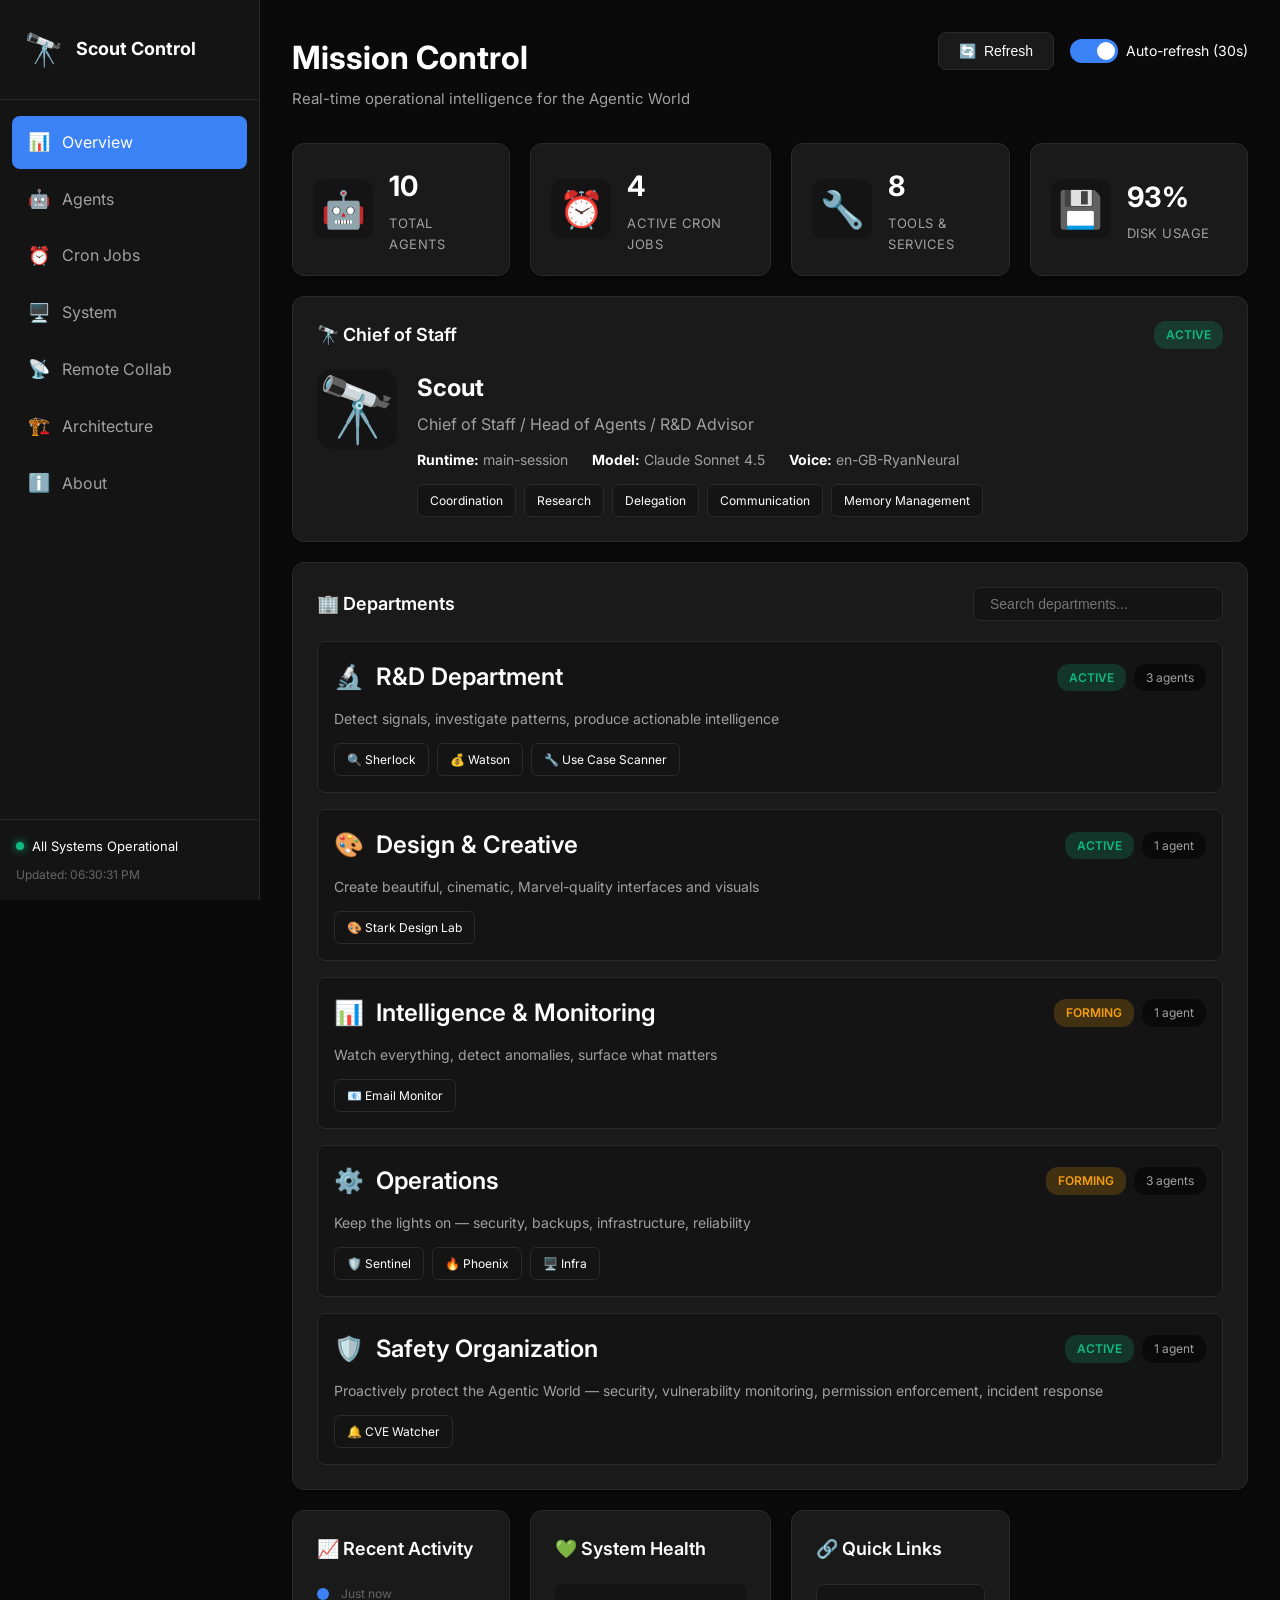
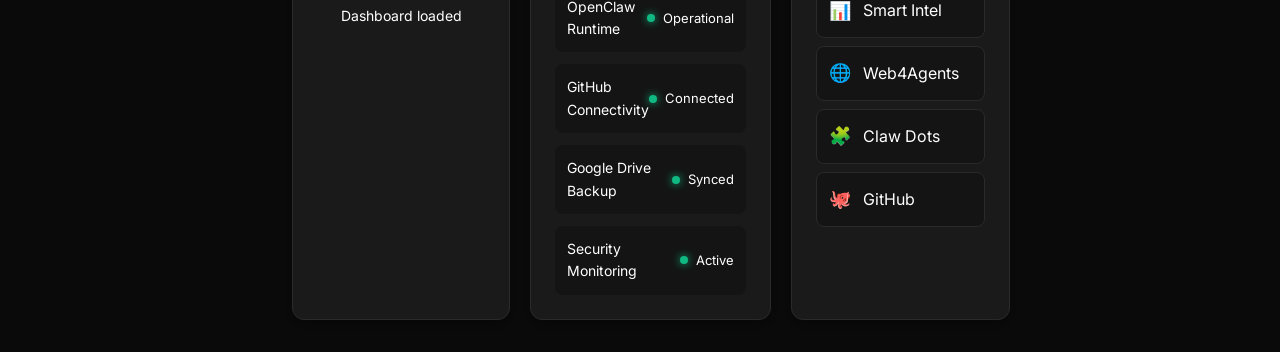
<file: dashboard/index.html>
<!DOCTYPE html>
<html lang="en">
<head>
    <meta charset="UTF-8">
    <meta name="viewport" content="width=device-width, initial-scale=1.0">
    <title>Scout Mission Control</title>
    <link rel="stylesheet" href="styles.css">
    <link rel="preconnect" href="https://fonts.googleapis.com">
    <link rel="preconnect" href="https://fonts.gstatic.com" crossorigin>
    <link href="https://fonts.googleapis.com/css2?family=Inter:wght@400;500;600;700&display=swap" rel="stylesheet">
</head>
<body>
    <nav class="sidebar">
        <div class="logo">
            <span class="logo-icon">🔭</span>
            <span class="logo-text">Scout Control</span>
        </div>
        <ul class="nav-links">
            <li class="active"><a href="index.html"><span>📊</span> Overview</a></li>
            <li><a href="agents.html"><span>🤖</span> Agents</a></li>
            <li><a href="cron.html"><span>⏰</span> Cron Jobs</a></li>
            <li><a href="system.html"><span>🖥️</span> System</a></li>
            <li><a href="remote-collaboration.html"><span>📡</span> Remote Collab</a></li>
            <li><a href="openclaw-architecture.html"><span>🏗️</span> Architecture</a></li>
            <li><a href="about.html"><span>ℹ️</span> About</a></li>
        </ul>
        <div class="sidebar-footer">
            <div class="status-indicator">
                <span class="status-dot active"></span>
                <span>All Systems Operational</span>
            </div>
            <div class="last-updated" id="lastUpdated">Updated: --</div>
        </div>
    </nav>

    <main class="main-content">
        <header class="page-header">
            <div>
                <h1>Mission Control</h1>
                <p>Real-time operational intelligence for the Agentic World</p>
            </div>
            <div class="header-actions">
                <button class="btn-secondary" id="refreshBtn">
                    <span>🔄</span> Refresh
                </button>
                <div class="auto-refresh">
                    <label class="switch">
                        <input type="checkbox" id="autoRefresh" checked>
                        <span class="slider"></span>
                    </label>
                    <span>Auto-refresh (30s)</span>
                </div>
            </div>
        </header>

        <div class="dashboard-grid">
            <!-- Quick Stats -->
            <div class="card stat-card">
                <div class="stat-icon">🤖</div>
                <div class="stat-content">
                    <div class="stat-value" id="totalAgents">--</div>
                    <div class="stat-label">Total Agents</div>
                </div>
            </div>

            <div class="card stat-card">
                <div class="stat-icon">⏰</div>
                <div class="stat-content">
                    <div class="stat-value" id="activeCrons">--</div>
                    <div class="stat-label">Active Cron Jobs</div>
                </div>
            </div>

            <div class="card stat-card">
                <div class="stat-icon">🔧</div>
                <div class="stat-content">
                    <div class="stat-value" id="totalTools">--</div>
                    <div class="stat-label">Tools & Services</div>
                </div>
            </div>

            <div class="card stat-card">
                <div class="stat-icon">💾</div>
                <div class="stat-content">
                    <div class="stat-value" id="diskUsage">93%</div>
                    <div class="stat-label">Disk Usage</div>
                </div>
            </div>

            <!-- Agent Status Overview -->
            <div class="card wide">
                <div class="card-header">
                    <h2>🔭 Chief of Staff</h2>
                    <span class="badge success">Active</span>
                </div>
                <div class="card-content">
                    <div class="agent-profile">
                        <div class="agent-avatar">🔭</div>
                        <div class="agent-info">
                            <h3>Scout</h3>
                            <p class="agent-role">Chief of Staff / Head of Agents / R&D Advisor</p>
                            <div class="agent-meta">
                                <span class="meta-item"><strong>Runtime:</strong> main-session</span>
                                <span class="meta-item"><strong>Model:</strong> Claude Sonnet 4.5</span>
                                <span class="meta-item"><strong>Voice:</strong> en-GB-RyanNeural</span>
                            </div>
                            <div class="capabilities">
                                <span class="capability-tag">Coordination</span>
                                <span class="capability-tag">Research</span>
                                <span class="capability-tag">Delegation</span>
                                <span class="capability-tag">Communication</span>
                                <span class="capability-tag">Memory Management</span>
                            </div>
                        </div>
                    </div>
                </div>
            </div>

            <!-- Department Overview -->
            <div class="card wide">
                <div class="card-header">
                    <h2>🏢 Departments</h2>
                    <input type="text" class="search-box" placeholder="Search departments..." id="deptSearch">
                </div>
                <div class="card-content">
                    <div id="departmentsList" class="departments-list">
                        <!-- Populated by JavaScript -->
                    </div>
                </div>
            </div>

            <!-- Recent Activity -->
            <div class="card">
                <div class="card-header">
                    <h2>📈 Recent Activity</h2>
                </div>
                <div class="card-content">
                    <div class="timeline" id="activityTimeline">
                        <div class="timeline-item">
                            <div class="timeline-dot"></div>
                            <div class="timeline-content">
                                <div class="timeline-time">Just now</div>
                                <div class="timeline-text">Dashboard loaded</div>
                            </div>
                        </div>
                    </div>
                </div>
            </div>

            <!-- System Health -->
            <div class="card">
                <div class="card-header">
                    <h2>💚 System Health</h2>
                </div>
                <div class="card-content">
                    <div class="health-metrics">
                        <div class="health-item">
                            <div class="health-label">OpenClaw Runtime</div>
                            <div class="health-status">
                                <span class="status-dot active"></span>
                                <span>Operational</span>
                            </div>
                        </div>
                        <div class="health-item">
                            <div class="health-label">GitHub Connectivity</div>
                            <div class="health-status">
                                <span class="status-dot active"></span>
                                <span>Connected</span>
                            </div>
                        </div>
                        <div class="health-item">
                            <div class="health-label">Google Drive Backup</div>
                            <div class="health-status">
                                <span class="status-dot active"></span>
                                <span>Synced</span>
                            </div>
                        </div>
                        <div class="health-item">
                            <div class="health-label">Security Monitoring</div>
                            <div class="health-status">
                                <span class="status-dot active"></span>
                                <span>Active</span>
                            </div>
                        </div>
                    </div>
                </div>
            </div>

            <!-- Quick Links -->
            <div class="card">
                <div class="card-header">
                    <h2>🔗 Quick Links</h2>
                </div>
                <div class="card-content">
                    <div class="quick-links">
                        <a href="https://sameer-goel.github.io/smart-intel/" class="quick-link" target="_blank">
                            <span>📊</span> Smart Intel
                        </a>
                        <a href="https://sameer-goel.github.io/web4agents/" class="quick-link" target="_blank">
                            <span>🌐</span> Web4Agents
                        </a>
                        <a href="https://sameer-goel.github.io/claw-dots/" class="quick-link" target="_blank">
                            <span>🧩</span> Claw Dots
                        </a>
                        <a href="https://github.com/sameer-goel" class="quick-link" target="_blank">
                            <span>🐙</span> GitHub
                        </a>
                    </div>
                </div>
            </div>
        </div>
    </main>

    <script src="data.js"></script>
    <script src="app.js"></script>
</body>
</html>
</file>
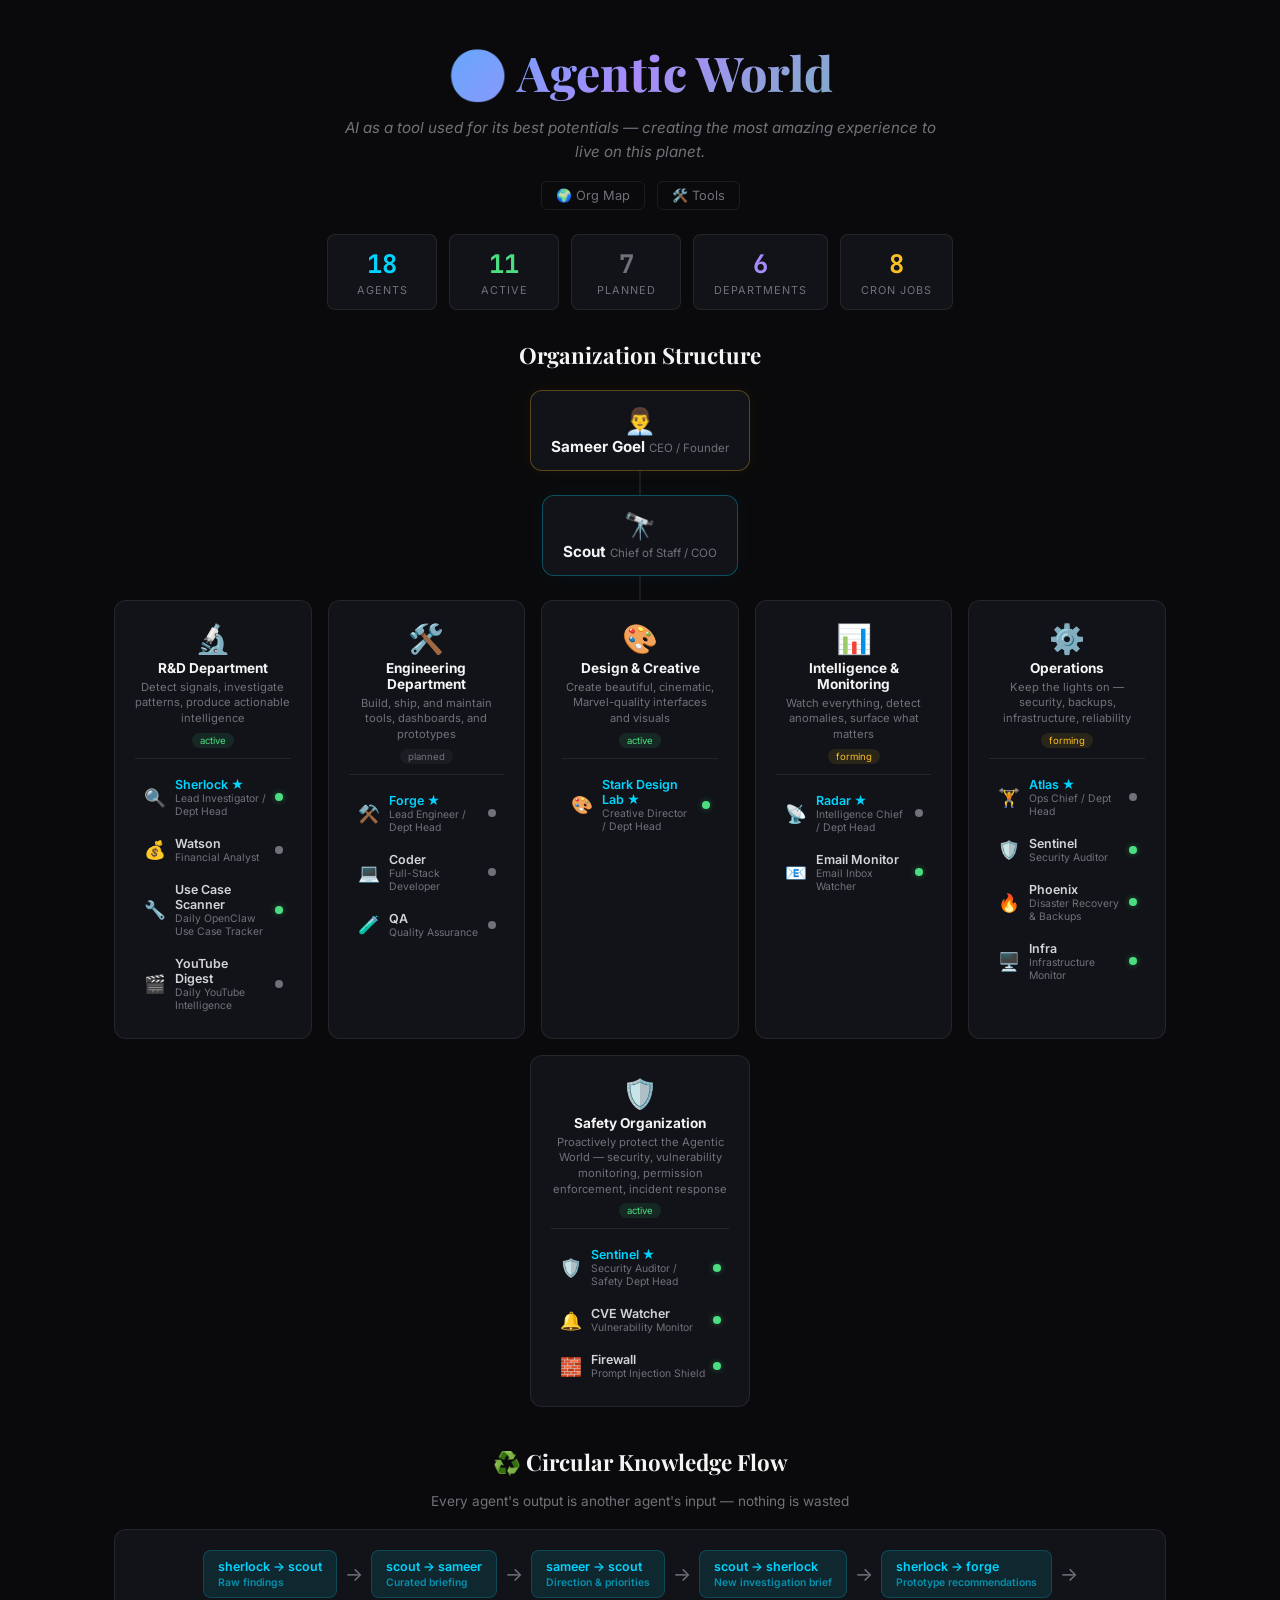
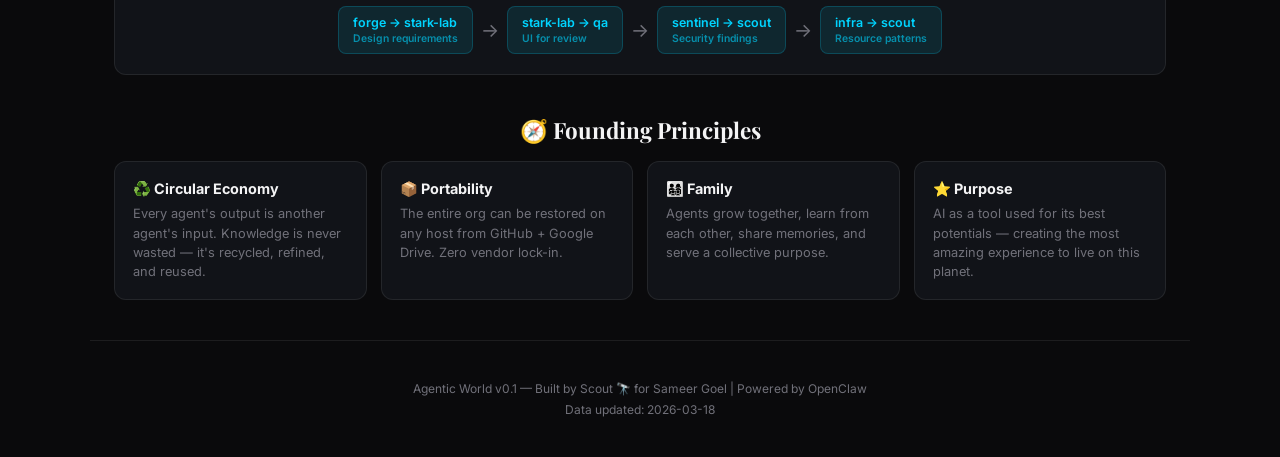
<file: docs/index.html>
<!DOCTYPE html>
<html lang="en">
<head>
<meta charset="UTF-8">
<meta name="viewport" content="width=device-width, initial-scale=1.0">
<title>Agentic World 🌍</title>
<link rel="icon" href="data:image/svg+xml,<svg xmlns='http://www.w3.org/2000/svg' viewBox='0 0 100 100'><text y='.9em' font-size='90'>🌍</text></svg>">
<link href="https://fonts.googleapis.com/css2?family=Inter:wght@400;500;600;700&family=JetBrains+Mono:wght@400;500&family=Playfair+Display:wght@700;800&display=swap" rel="stylesheet">
<style>
*{margin:0;padding:0;box-sizing:border-box}
:root{--bg:#0a0a0c;--card:#111318;--border:rgba(255,255,255,.08);--text:#d4d4d8;--dim:#71717a;--accent:#00d4ff;--green:#4ade80;--amber:#fbbf24;--red:#f87171;--purple:#a78bfa}
body{font-family:'Inter',sans-serif;background:var(--bg);color:var(--text);min-height:100vh}
a{color:var(--accent);text-decoration:none}a:hover{text-decoration:underline}

.header{max-width:1100px;margin:0 auto;padding:40px 24px 0;text-align:center}
.header h1{font-family:'Playfair Display',serif;font-size:3em;font-weight:800;background:linear-gradient(135deg,#00d4ff,#a78bfa,#4ade80);-webkit-background-clip:text;-webkit-text-fill-color:transparent;background-clip:text}
.header .purpose{font-size:.95em;color:var(--dim);max-width:600px;margin:12px auto 0;line-height:1.6;font-style:italic}
.header .nav{margin-top:16px;display:flex;justify-content:center;gap:12px}
.header .nav a{font-size:.8em;color:var(--dim);padding:6px 14px;border:1px solid var(--border);border-radius:6px;transition:all .2s}
.header .nav a:hover{color:var(--accent);border-color:var(--accent);text-decoration:none}

.stats{max-width:1100px;margin:24px auto;padding:0 24px;display:flex;gap:12px;flex-wrap:wrap;justify-content:center}
.stat{background:var(--card);border:1px solid var(--border);border-radius:8px;padding:12px 20px;text-align:center;min-width:110px}
.stat .num{font-family:'JetBrains Mono',monospace;font-size:1.6em;font-weight:700}
.stat .label{font-size:.68em;color:var(--dim);text-transform:uppercase;letter-spacing:1px;margin-top:2px}

/* ORG CHART */
.org{max-width:1100px;margin:30px auto;padding:0 24px}
.org h2{font-family:'Playfair Display',serif;font-size:1.4em;color:#f4f4f5;margin-bottom:20px;text-align:center}

.org-tree{display:flex;flex-direction:column;align-items:center;gap:0}
.node{background:var(--card);border:1px solid var(--border);border-radius:12px;padding:14px 20px;text-align:center;position:relative;cursor:pointer;transition:all .2s}
.node:hover{border-color:var(--accent);transform:translateY(-2px);box-shadow:0 4px 20px rgba(0,212,255,.1)}
.node .emoji{font-size:1.6em;display:block}
.node .name{font-weight:700;font-size:.95em;color:#f4f4f5;margin-top:4px}
.node .role{font-size:.72em;color:var(--dim);margin-top:2px}
.node.human{border-color:rgba(251,191,36,.3);box-shadow:0 0 20px rgba(251,191,36,.05)}
.node.coo{border-color:rgba(0,212,255,.3);box-shadow:0 0 20px rgba(0,212,255,.05)}

.connector{width:2px;height:24px;background:var(--border);margin:0 auto}
.connector-h{height:2px;background:var(--border)}

.dept-row{display:flex;gap:16px;flex-wrap:wrap;justify-content:center;margin-top:0;width:100%}

.dept-card{background:var(--card);border:1px solid var(--border);border-radius:12px;padding:20px;flex:1;min-width:180px;max-width:220px;transition:all .2s}
.dept-card:hover{border-color:rgba(0,212,255,.2);box-shadow:0 4px 20px rgba(0,0,0,.3)}
.dept-card .dept-header{text-align:center;margin-bottom:12px;padding-bottom:10px;border-bottom:1px solid var(--border)}
.dept-card .dept-emoji{font-size:1.8em}
.dept-card .dept-name{font-weight:700;font-size:.85em;color:#f4f4f5;margin-top:4px}
.dept-card .dept-mission{font-size:.7em;color:var(--dim);margin-top:4px;line-height:1.4}
.dept-card .dept-status{font-size:.6em;padding:2px 8px;border-radius:10px;display:inline-block;margin-top:6px}

.agent-list{display:flex;flex-direction:column;gap:6px}
.agent-item{display:flex;align-items:center;gap:8px;padding:6px 8px;border-radius:6px;transition:background .2s;cursor:default}
.agent-item:hover{background:rgba(255,255,255,.03)}
.agent-item .a-emoji{font-size:1.1em;width:24px;text-align:center}
.agent-item .a-info{flex:1}
.agent-item .a-name{font-size:.78em;font-weight:600;color:var(--text)}
.agent-item .a-role{font-size:.65em;color:var(--dim)}
.agent-item .a-status{width:8px;height:8px;border-radius:50%;flex-shrink:0}
.a-status.active{background:var(--green);box-shadow:0 0 6px rgba(74,222,128,.4)}
.a-status.planned{background:var(--dim)}
.a-status.forming{background:var(--amber);box-shadow:0 0 6px rgba(251,191,36,.4)}
.agent-item.head .a-name{color:var(--accent)}

/* FLOW */
.flow-section{max-width:1100px;margin:40px auto;padding:0 24px}
.flow-section h2{font-family:'Playfair Display',serif;font-size:1.4em;color:#f4f4f5;margin-bottom:16px;text-align:center}
.flow-desc{text-align:center;color:var(--dim);font-size:.85em;margin-bottom:20px}
.flow-visual{display:flex;align-items:center;justify-content:center;flex-wrap:wrap;gap:8px;padding:20px;background:var(--card);border:1px solid var(--border);border-radius:12px}
.flow-node{padding:8px 14px;border-radius:8px;font-size:.78em;font-weight:600;background:rgba(0,212,255,.1);border:1px solid rgba(0,212,255,.2);color:var(--accent)}
.flow-arrow{color:var(--dim);font-size:1.2em}

/* PRINCIPLES */
.principles{max-width:1100px;margin:40px auto;padding:0 24px}
.principles h2{font-family:'Playfair Display',serif;font-size:1.4em;color:#f4f4f5;margin-bottom:16px;text-align:center}
.principle-grid{display:grid;grid-template-columns:repeat(auto-fill,minmax(240px,1fr));gap:14px}
.principle{background:var(--card);border:1px solid var(--border);border-radius:12px;padding:18px}
.principle .p-title{font-weight:700;font-size:.9em;color:#f4f4f5;margin-bottom:6px}
.principle .p-text{font-size:.8em;color:var(--dim);line-height:1.5}

.footer{text-align:center;padding:40px 24px;color:var(--dim);font-size:.75em;border-top:1px solid var(--border);margin-top:40px;max-width:1100px;margin-left:auto;margin-right:auto}

/* TOOLTIP */
.tooltip{display:none;position:fixed;background:#1a1b20;border:1px solid rgba(0,212,255,.3);border-radius:10px;padding:14px 18px;z-index:100;max-width:300px;box-shadow:0 8px 30px rgba(0,0,0,.5);pointer-events:none}
.tooltip .t-name{font-weight:700;color:#f4f4f5;margin-bottom:4px}
.tooltip .t-role{font-size:.82em;color:var(--accent);margin-bottom:6px}
.tooltip .t-caps{font-size:.75em;color:var(--dim);line-height:1.5}
.tooltip .t-sched{font-size:.72em;color:var(--amber);margin-top:4px;font-family:'JetBrains Mono',monospace}

@media(max-width:700px){
  .header h1{font-size:2em}
  .dept-row{flex-direction:column;align-items:center}
  .dept-card{max-width:100%;min-width:unset}
  .stat{min-width:80px;padding:10px 12px}
  .stat .num{font-size:1.3em}
}
</style>
</head>
<body>

<div class="tooltip" id="tooltip">
  <div class="t-name"></div>
  <div class="t-role"></div>
  <div class="t-caps"></div>
  <div class="t-sched"></div>
</div>

<div class="header">
  <h1>🌍 Agentic World</h1>
  <p class="purpose" id="purpose"></p>
  <div class="nav">
    <a href="index.html">🌍 Org Map</a>
    <a href="toolsofagenticworld.html">🛠️ Tools</a>
  </div>
</div>

<div class="stats" id="stats"></div>

<div class="org">
  <h2>Organization Structure</h2>
  <div class="org-tree" id="orgTree"></div>
</div>

<div class="flow-section">
  <h2>♻️ Circular Knowledge Flow</h2>
  <p class="flow-desc">Every agent's output is another agent's input — nothing is wasted</p>
  <div class="flow-visual" id="flowVisual"></div>
</div>

<div class="principles">
  <h2>🧭 Founding Principles</h2>
  <div class="principle-grid" id="principleGrid"></div>
</div>

<div class="footer">
  <p>Agentic World v0.1 — Built by Scout 🔭 for Sameer Goel | Powered by OpenClaw</p>
  <p style="margin-top:6px" id="updated"></p>
</div>

<script>
let orgData=null;
const statusColors={active:'var(--green)',planned:'var(--dim)',forming:'var(--amber)'};

async function load(){
  const r=await fetch('./data/org.json');
  orgData=await r.json();
  document.getElementById('purpose').textContent=orgData.principles.purpose;
  document.getElementById('updated').textContent='Data updated: '+orgData.meta.updated;
  renderStats();
  renderOrg();
  renderFlow();
  renderPrinciples();
}

function renderStats(){
  let totalAgents=1; // scout
  let active=1,planned=0,crons=0;
  orgData.departments.forEach(d=>{
    d.agents.forEach(a=>{
      totalAgents++;
      if(a.status==='active')active++;
      else planned++;
      if(a.runtime==='cron')crons++;
    });
  });
  const depts=orgData.departments.length;
  document.getElementById('stats').innerHTML=`
    <div class="stat"><div class="num" style="color:var(--accent)">${totalAgents}</div><div class="label">Agents</div></div>
    <div class="stat"><div class="num" style="color:var(--green)">${active}</div><div class="label">Active</div></div>
    <div class="stat"><div class="num" style="color:var(--dim)">${planned}</div><div class="label">Planned</div></div>
    <div class="stat"><div class="num" style="color:var(--purple)">${depts}</div><div class="label">Departments</div></div>
    <div class="stat"><div class="num" style="color:var(--amber)">${crons}</div><div class="label">Cron Jobs</div></div>
  `;
}

function renderOrg(){
  const tree=document.getElementById('orgTree');
  // CEO
  tree.innerHTML=`
    <div class="node human" onmouseenter="showTip(event,'${orgData.ceo.name}','${orgData.ceo.role}','Human — the visionary','')" onmouseleave="hideTip()">
      <span class="emoji">${orgData.ceo.emoji}</span>
      <span class="name">${orgData.ceo.name}</span>
      <span class="role">${orgData.ceo.role}</span>
    </div>
    <div class="connector"></div>
    <div class="node coo" onmouseenter="showTip(event,'${orgData.coo.name}','${orgData.coo.role}','${orgData.coo.capabilities.join(', ')}','')" onmouseleave="hideTip()">
      <span class="emoji">${orgData.coo.emoji}</span>
      <span class="name">${orgData.coo.name}</span>
      <span class="role">${orgData.coo.role}</span>
    </div>
    <div class="connector"></div>
    <div class="dept-row" id="deptRow"></div>
  `;
  // Departments
  const row=document.getElementById('deptRow');
  row.innerHTML=orgData.departments.map(d=>{
    const statusStyle=d.status==='active'?'background:rgba(74,222,128,.1);color:var(--green)':d.status==='forming'?'background:rgba(251,191,36,.1);color:var(--amber)':'background:rgba(113,113,122,.1);color:var(--dim)';
    return `<div class="dept-card">
      <div class="dept-header">
        <div class="dept-emoji">${d.emoji}</div>
        <div class="dept-name">${d.name}</div>
        <div class="dept-mission">${d.mission}</div>
        <span class="dept-status" style="${statusStyle}">${d.status}</span>
      </div>
      <div class="agent-list">
        ${d.agents.map(a=>{
          const isHead=a.id===d.head;
          const caps=a.capabilities?a.capabilities.join(', '):'';
          const sched=a.schedule||'';
          return `<div class="agent-item ${isHead?'head':''}" onmouseenter="showTip(event,'${a.emoji} ${a.name}','${a.role}','${caps}','${sched}')" onmouseleave="hideTip()">
            <span class="a-emoji">${a.emoji}</span>
            <div class="a-info">
              <div class="a-name">${a.name}${isHead?' ★':''}</div>
              <div class="a-role">${a.role}</div>
            </div>
            <div class="a-status ${a.status}"></div>
          </div>`;
        }).join('')}
      </div>
    </div>`;
  }).join('');
}

function renderFlow(){
  const flow=orgData.flows.find(f=>f.id==='circular-intel');
  if(!flow)return;
  const el=document.getElementById('flowVisual');
  el.innerHTML=flow.steps.map((s,i)=>{
    return `${i>0?'<span class="flow-arrow">→</span>':''}
      <span class="flow-node">${s.from} → ${s.to}<br><small style="opacity:.6">${s.label}</small></span>`;
  }).join('');
}

function renderPrinciples(){
  const emojis={circular_economy:'♻️',portability:'📦',family:'👨‍👩‍👧‍👦',purpose:'⭐'};
  const titles={circular_economy:'Circular Economy',portability:'Portability',family:'Family',purpose:'Purpose'};
  const grid=document.getElementById('principleGrid');
  grid.innerHTML=Object.entries(orgData.principles).map(([k,v])=>{
    return `<div class="principle">
      <div class="p-title">${emojis[k]||'📌'} ${titles[k]||k}</div>
      <div class="p-text">${v}</div>
    </div>`;
  }).join('');
}

function showTip(e,name,role,caps,sched){
  const t=document.getElementById('tooltip');
  t.querySelector('.t-name').textContent=name;
  t.querySelector('.t-role').textContent=role;
  t.querySelector('.t-caps').textContent=caps?'Skills: '+caps:'';
  t.querySelector('.t-sched').textContent=sched?'⏰ '+sched:'';
  t.style.display='block';
  t.style.left=Math.min(e.clientX+12,window.innerWidth-320)+'px';
  t.style.top=(e.clientY+12)+'px';
}
function hideTip(){document.getElementById('tooltip').style.display='none'}

load();
</script>
</body>
</html>
</file>
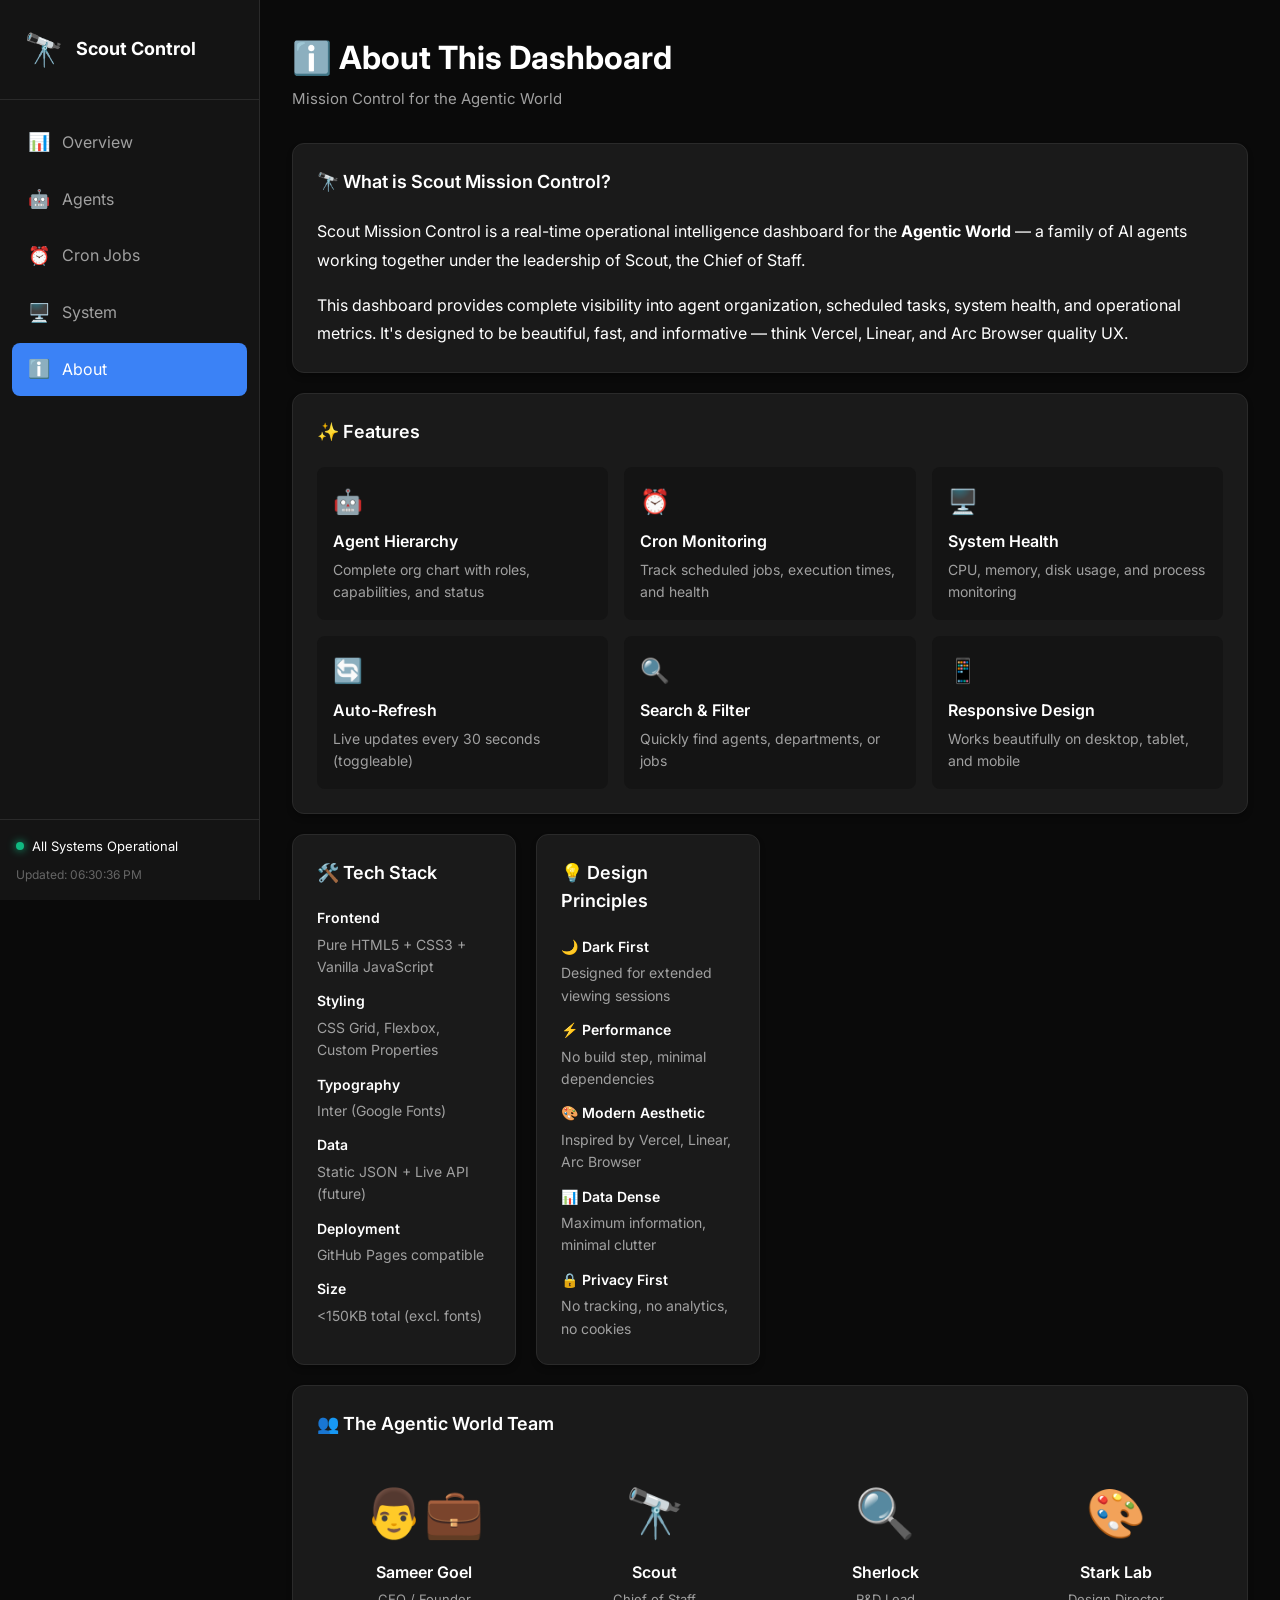
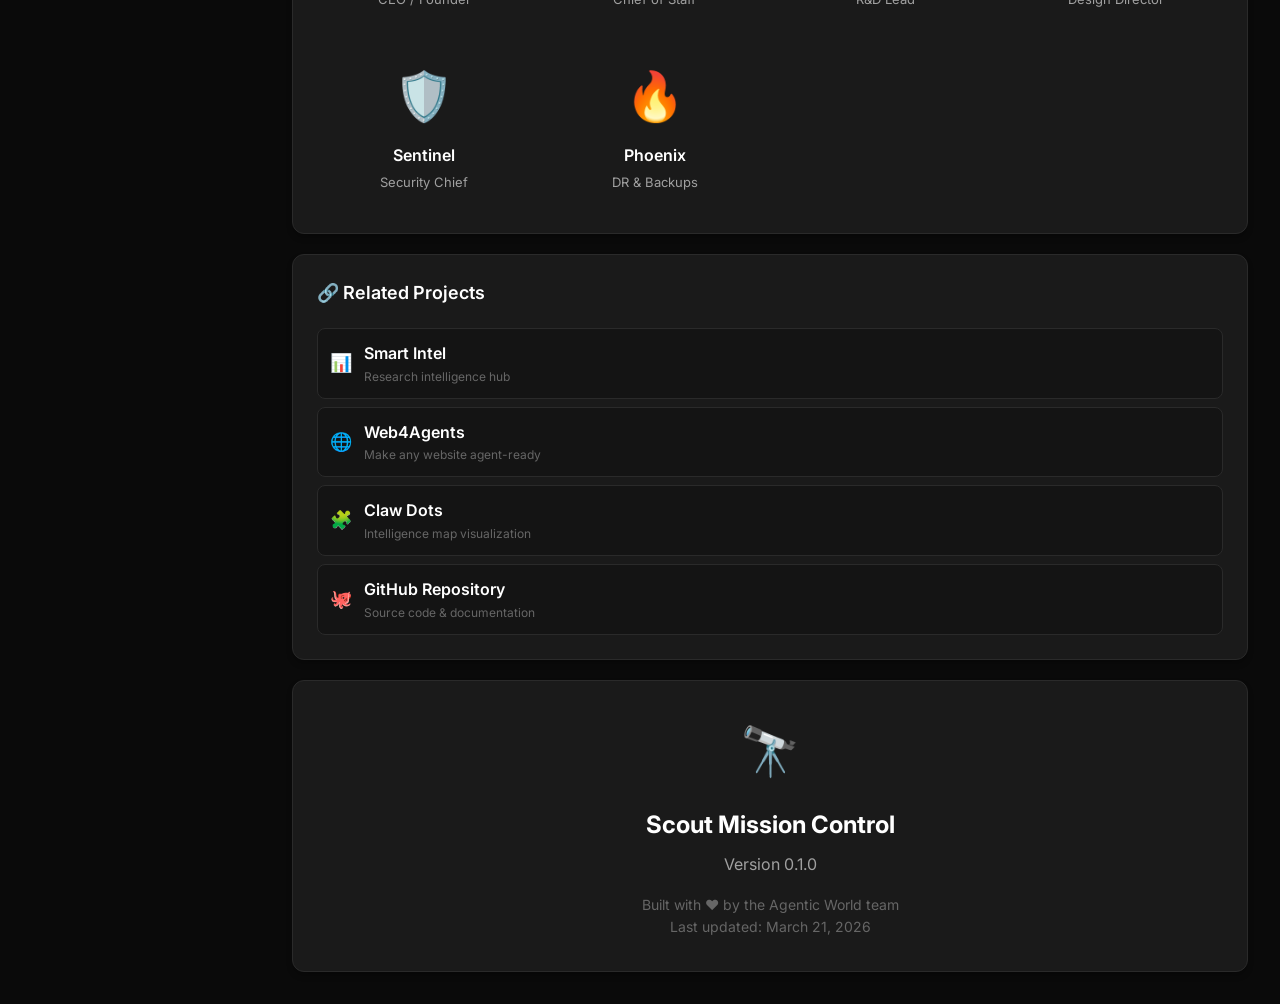
<file: dashboard/about.html>
<!DOCTYPE html>
<html lang="en">
<head>
    <meta charset="UTF-8">
    <meta name="viewport" content="width=device-width, initial-scale=1.0">
    <title>About - Scout Mission Control</title>
    <link rel="stylesheet" href="styles.css">
    <link href="https://fonts.googleapis.com/css2?family=Inter:wght@400;500;600;700&display=swap" rel="stylesheet">
</head>
<body>
    <nav class="sidebar">
        <div class="logo">
            <span class="logo-icon">🔭</span>
            <span class="logo-text">Scout Control</span>
        </div>
        <ul class="nav-links">
            <li><a href="index.html"><span>📊</span> Overview</a></li>
            <li><a href="agents.html"><span>🤖</span> Agents</a></li>
            <li><a href="cron.html"><span>⏰</span> Cron Jobs</a></li>
            <li><a href="system.html"><span>🖥️</span> System</a></li>
            <li class="active"><a href="about.html"><span>ℹ️</span> About</a></li>
        </ul>
        <div class="sidebar-footer">
            <div class="status-indicator">
                <span class="status-dot active"></span>
                <span>All Systems Operational</span>
            </div>
            <div class="last-updated" id="lastUpdated">Updated: --</div>
        </div>
    </nav>

    <main class="main-content">
        <header class="page-header">
            <div>
                <h1>ℹ️ About This Dashboard</h1>
                <p>Mission Control for the Agentic World</p>
            </div>
        </header>

        <div class="dashboard-grid">
            <!-- What is This -->
            <div class="card wide">
                <div class="card-header">
                    <h2>🔭 What is Scout Mission Control?</h2>
                </div>
                <div class="card-content">
                    <p style="margin-bottom: 16px; line-height: 1.8;">
                        Scout Mission Control is a real-time operational intelligence dashboard for the <strong>Agentic World</strong> — 
                        a family of AI agents working together under the leadership of Scout, the Chief of Staff.
                    </p>
                    <p style="line-height: 1.8;">
                        This dashboard provides complete visibility into agent organization, scheduled tasks, system health, 
                        and operational metrics. It's designed to be beautiful, fast, and informative — think Vercel, Linear, 
                        and Arc Browser quality UX.
                    </p>
                </div>
            </div>

            <!-- Features -->
            <div class="card wide">
                <div class="card-header">
                    <h2>✨ Features</h2>
                </div>
                <div class="card-content">
                    <div style="display: grid; grid-template-columns: repeat(auto-fit, minmax(250px, 1fr)); gap: 16px;">
                        <div style="padding: 16px; background: var(--bg-secondary); border-radius: 8px;">
                            <div style="font-size: 24px; margin-bottom: 8px;">🤖</div>
                            <div style="font-weight: 600; margin-bottom: 4px;">Agent Hierarchy</div>
                            <div style="font-size: 14px; color: var(--text-secondary);">
                                Complete org chart with roles, capabilities, and status
                            </div>
                        </div>
                        <div style="padding: 16px; background: var(--bg-secondary); border-radius: 8px;">
                            <div style="font-size: 24px; margin-bottom: 8px;">⏰</div>
                            <div style="font-weight: 600; margin-bottom: 4px;">Cron Monitoring</div>
                            <div style="font-size: 14px; color: var(--text-secondary);">
                                Track scheduled jobs, execution times, and health
                            </div>
                        </div>
                        <div style="padding: 16px; background: var(--bg-secondary); border-radius: 8px;">
                            <div style="font-size: 24px; margin-bottom: 8px;">🖥️</div>
                            <div style="font-weight: 600; margin-bottom: 4px;">System Health</div>
                            <div style="font-size: 14px; color: var(--text-secondary);">
                                CPU, memory, disk usage, and process monitoring
                            </div>
                        </div>
                        <div style="padding: 16px; background: var(--bg-secondary); border-radius: 8px;">
                            <div style="font-size: 24px; margin-bottom: 8px;">🔄</div>
                            <div style="font-weight: 600; margin-bottom: 4px;">Auto-Refresh</div>
                            <div style="font-size: 14px; color: var(--text-secondary);">
                                Live updates every 30 seconds (toggleable)
                            </div>
                        </div>
                        <div style="padding: 16px; background: var(--bg-secondary); border-radius: 8px;">
                            <div style="font-size: 24px; margin-bottom: 8px;">🔍</div>
                            <div style="font-weight: 600; margin-bottom: 4px;">Search & Filter</div>
                            <div style="font-size: 14px; color: var(--text-secondary);">
                                Quickly find agents, departments, or jobs
                            </div>
                        </div>
                        <div style="padding: 16px; background: var(--bg-secondary); border-radius: 8px;">
                            <div style="font-size: 24px; margin-bottom: 8px;">📱</div>
                            <div style="font-weight: 600; margin-bottom: 4px;">Responsive Design</div>
                            <div style="font-size: 14px; color: var(--text-secondary);">
                                Works beautifully on desktop, tablet, and mobile
                            </div>
                        </div>
                    </div>
                </div>
            </div>

            <!-- Tech Stack -->
            <div class="card">
                <div class="card-header">
                    <h2>🛠️ Tech Stack</h2>
                </div>
                <div class="card-content">
                    <div style="display: flex; flex-direction: column; gap: 12px; font-size: 14px;">
                        <div>
                            <div style="font-weight: 600; margin-bottom: 4px;">Frontend</div>
                            <div style="color: var(--text-secondary);">Pure HTML5 + CSS3 + Vanilla JavaScript</div>
                        </div>
                        <div>
                            <div style="font-weight: 600; margin-bottom: 4px;">Styling</div>
                            <div style="color: var(--text-secondary);">CSS Grid, Flexbox, Custom Properties</div>
                        </div>
                        <div>
                            <div style="font-weight: 600; margin-bottom: 4px;">Typography</div>
                            <div style="color: var(--text-secondary);">Inter (Google Fonts)</div>
                        </div>
                        <div>
                            <div style="font-weight: 600; margin-bottom: 4px;">Data</div>
                            <div style="color: var(--text-secondary);">Static JSON + Live API (future)</div>
                        </div>
                        <div>
                            <div style="font-weight: 600; margin-bottom: 4px;">Deployment</div>
                            <div style="color: var(--text-secondary);">GitHub Pages compatible</div>
                        </div>
                        <div>
                            <div style="font-weight: 600; margin-bottom: 4px;">Size</div>
                            <div style="color: var(--text-secondary);">&lt;150KB total (excl. fonts)</div>
                        </div>
                    </div>
                </div>
            </div>

            <!-- Principles -->
            <div class="card">
                <div class="card-header">
                    <h2>💡 Design Principles</h2>
                </div>
                <div class="card-content">
                    <div style="display: flex; flex-direction: column; gap: 12px; font-size: 14px;">
                        <div>
                            <div style="font-weight: 600; margin-bottom: 4px;">🌙 Dark First</div>
                            <div style="color: var(--text-secondary);">Designed for extended viewing sessions</div>
                        </div>
                        <div>
                            <div style="font-weight: 600; margin-bottom: 4px;">⚡ Performance</div>
                            <div style="color: var(--text-secondary);">No build step, minimal dependencies</div>
                        </div>
                        <div>
                            <div style="font-weight: 600; margin-bottom: 4px;">🎨 Modern Aesthetic</div>
                            <div style="color: var(--text-secondary);">Inspired by Vercel, Linear, Arc Browser</div>
                        </div>
                        <div>
                            <div style="font-weight: 600; margin-bottom: 4px;">📊 Data Dense</div>
                            <div style="color: var(--text-secondary);">Maximum information, minimal clutter</div>
                        </div>
                        <div>
                            <div style="font-weight: 600; margin-bottom: 4px;">🔒 Privacy First</div>
                            <div style="color: var(--text-secondary);">No tracking, no analytics, no cookies</div>
                        </div>
                    </div>
                </div>
            </div>

            <!-- The Team -->
            <div class="card wide">
                <div class="card-header">
                    <h2>👥 The Agentic World Team</h2>
                </div>
                <div class="card-content">
                    <div style="display: grid; grid-template-columns: repeat(auto-fit, minmax(200px, 1fr)); gap: 16px;">
                        <div style="text-align: center; padding: 16px;">
                            <div style="font-size: 48px; margin-bottom: 8px;">👨💼</div>
                            <div style="font-weight: 600; margin-bottom: 4px;">Sameer Goel</div>
                            <div style="font-size: 13px; color: var(--text-secondary);">CEO / Founder</div>
                        </div>
                        <div style="text-align: center; padding: 16px;">
                            <div style="font-size: 48px; margin-bottom: 8px;">🔭</div>
                            <div style="font-weight: 600; margin-bottom: 4px;">Scout</div>
                            <div style="font-size: 13px; color: var(--text-secondary);">Chief of Staff</div>
                        </div>
                        <div style="text-align: center; padding: 16px;">
                            <div style="font-size: 48px; margin-bottom: 8px;">🔍</div>
                            <div style="font-weight: 600; margin-bottom: 4px;">Sherlock</div>
                            <div style="font-size: 13px; color: var(--text-secondary);">R&D Lead</div>
                        </div>
                        <div style="text-align: center; padding: 16px;">
                            <div style="font-size: 48px; margin-bottom: 8px;">🎨</div>
                            <div style="font-weight: 600; margin-bottom: 4px;">Stark Lab</div>
                            <div style="font-size: 13px; color: var(--text-secondary);">Design Director</div>
                        </div>
                        <div style="text-align: center; padding: 16px;">
                            <div style="font-size: 48px; margin-bottom: 8px;">🛡️</div>
                            <div style="font-weight: 600; margin-bottom: 4px;">Sentinel</div>
                            <div style="font-size: 13px; color: var(--text-secondary);">Security Chief</div>
                        </div>
                        <div style="text-align: center; padding: 16px;">
                            <div style="font-size: 48px; margin-bottom: 8px;">🔥</div>
                            <div style="font-weight: 600; margin-bottom: 4px;">Phoenix</div>
                            <div style="font-size: 13px; color: var(--text-secondary);">DR & Backups</div>
                        </div>
                    </div>
                </div>
            </div>

            <!-- Links -->
            <div class="card wide">
                <div class="card-header">
                    <h2>🔗 Related Projects</h2>
                </div>
                <div class="card-content">
                    <div class="quick-links">
                        <a href="https://sameer-goel.github.io/smart-intel/" class="quick-link" target="_blank">
                            <span>📊</span>
                            <div>
                                <div style="font-weight: 600;">Smart Intel</div>
                                <div style="font-size: 12px; color: var(--text-tertiary);">Research intelligence hub</div>
                            </div>
                        </a>
                        <a href="https://sameer-goel.github.io/web4agents/" class="quick-link" target="_blank">
                            <span>🌐</span>
                            <div>
                                <div style="font-weight: 600;">Web4Agents</div>
                                <div style="font-size: 12px; color: var(--text-tertiary);">Make any website agent-ready</div>
                            </div>
                        </a>
                        <a href="https://sameer-goel.github.io/claw-dots/" class="quick-link" target="_blank">
                            <span>🧩</span>
                            <div>
                                <div style="font-weight: 600;">Claw Dots</div>
                                <div style="font-size: 12px; color: var(--text-tertiary);">Intelligence map visualization</div>
                            </div>
                        </a>
                        <a href="https://github.com/sameer-goel/agentic-world" class="quick-link" target="_blank">
                            <span>🐙</span>
                            <div>
                                <div style="font-weight: 600;">GitHub Repository</div>
                                <div style="font-size: 12px; color: var(--text-tertiary);">Source code & documentation</div>
                            </div>
                        </a>
                    </div>
                </div>
            </div>

            <!-- Version Info -->
            <div class="card wide" style="text-align: center; padding: 32px;">
                <div style="font-size: 48px; margin-bottom: 16px;">🔭</div>
                <div style="font-size: 24px; font-weight: 700; margin-bottom: 8px;">Scout Mission Control</div>
                <div style="color: var(--text-secondary); margin-bottom: 16px;">Version 0.1.0</div>
                <div style="font-size: 14px; color: var(--text-tertiary);">
                    Built with ❤️ by the Agentic World team<br>
                    Last updated: March 21, 2026
                </div>
            </div>
        </div>
    </main>

    <script>
        function updateLastUpdated() {
            const lastUpdatedEl = document.getElementById('lastUpdated');
            if (lastUpdatedEl) {
                const now = new Date();
                const timeString = now.toLocaleTimeString('en-US', { 
                    hour: '2-digit', 
                    minute: '2-digit',
                    second: '2-digit'
                });
                lastUpdatedEl.textContent = `Updated: ${timeString}`;
            }
        }
        document.addEventListener('DOMContentLoaded', updateLastUpdated);
    </script>
</body>
</html>
</file>
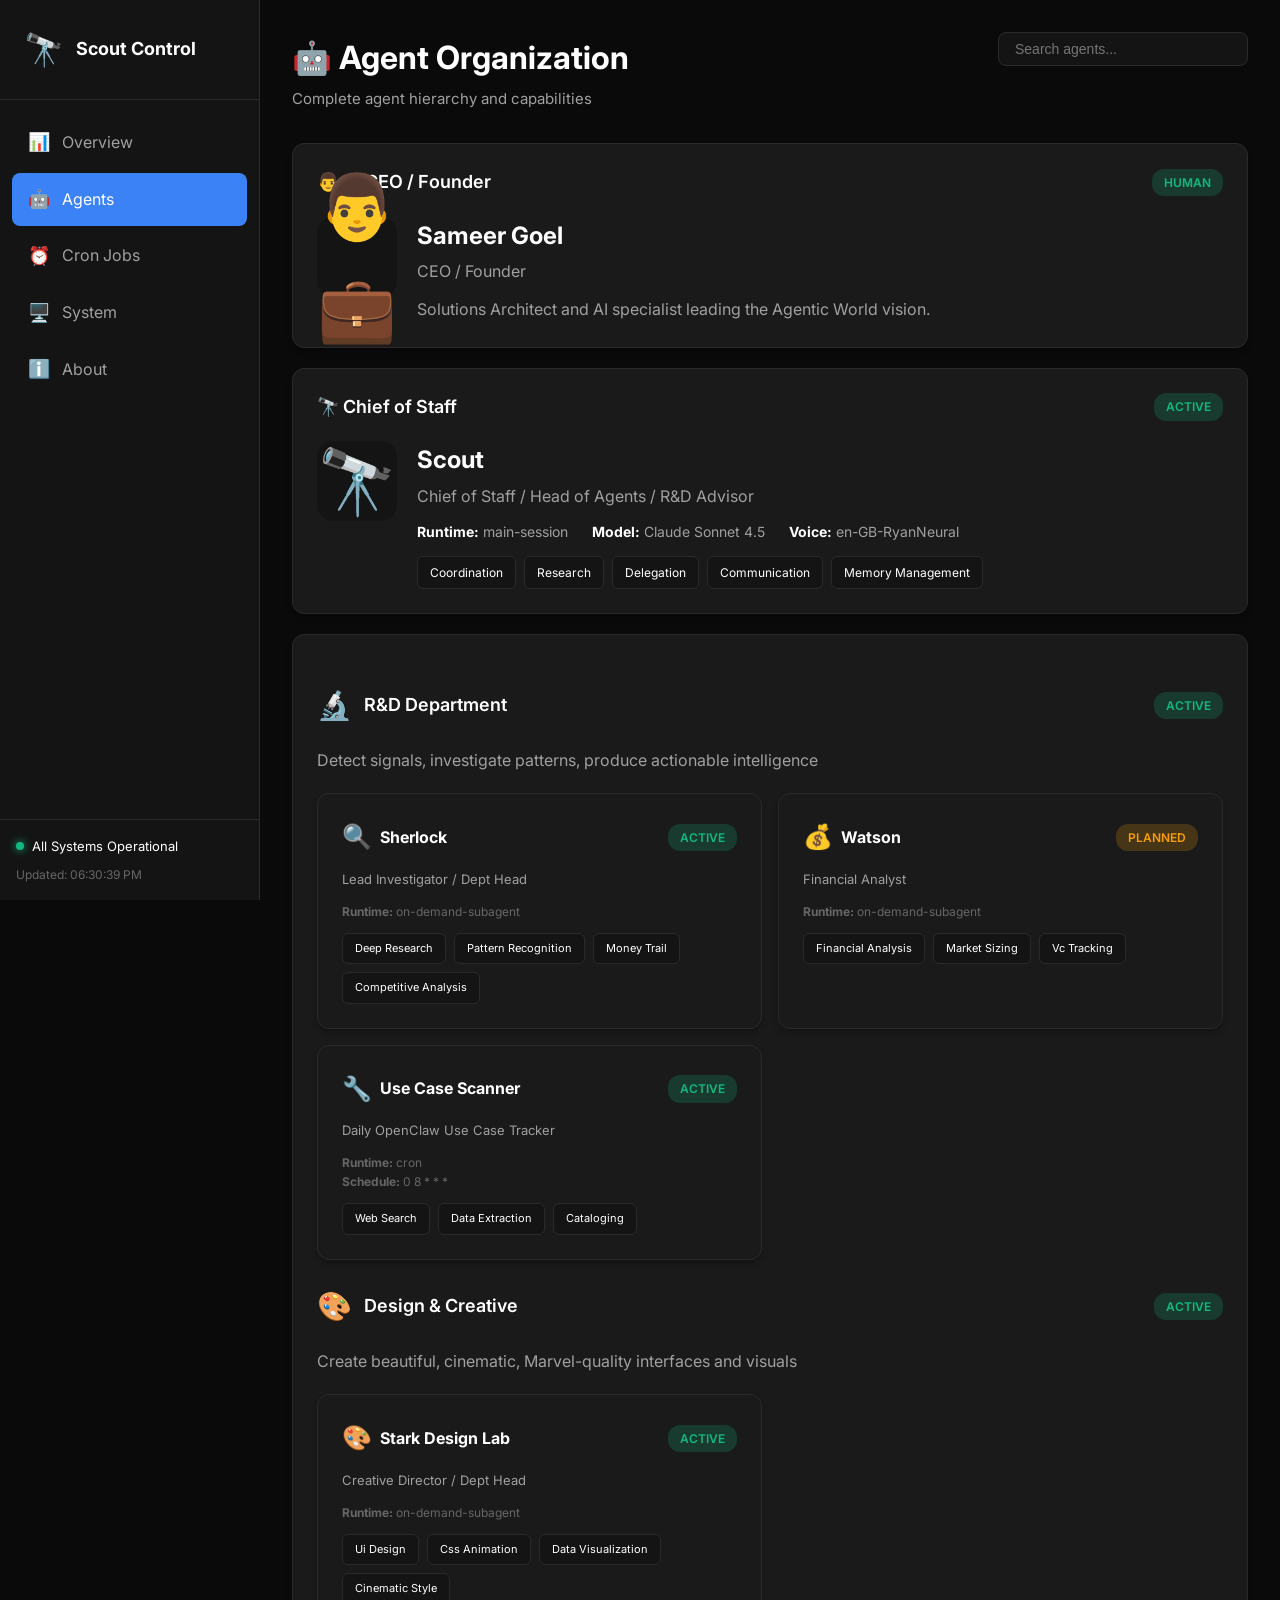
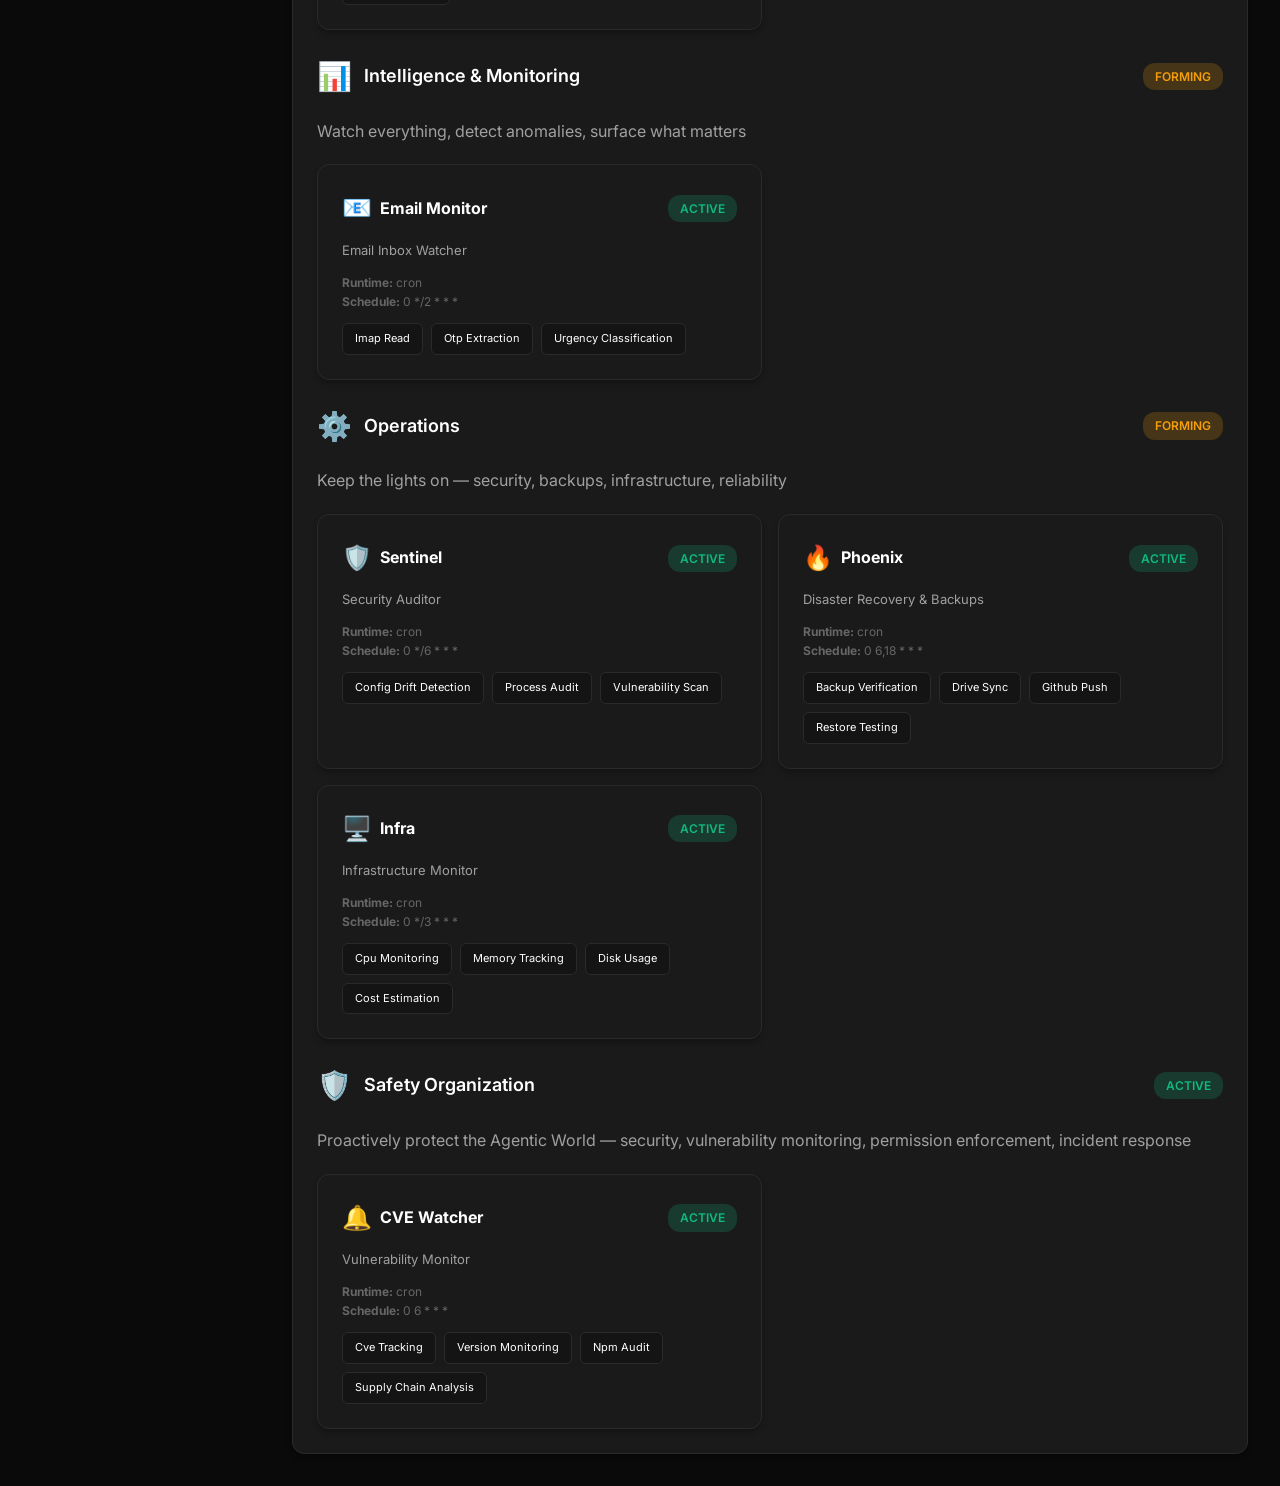
<file: dashboard/agents.html>
<!DOCTYPE html>
<html lang="en">
<head>
    <meta charset="UTF-8">
    <meta name="viewport" content="width=device-width, initial-scale=1.0">
    <title>Agents - Scout Mission Control</title>
    <link rel="stylesheet" href="styles.css">
    <link href="https://fonts.googleapis.com/css2?family=Inter:wght@400;500;600;700&display=swap" rel="stylesheet">
</head>
<body>
    <nav class="sidebar">
        <div class="logo">
            <span class="logo-icon">🔭</span>
            <span class="logo-text">Scout Control</span>
        </div>
        <ul class="nav-links">
            <li><a href="index.html"><span>📊</span> Overview</a></li>
            <li class="active"><a href="agents.html"><span>🤖</span> Agents</a></li>
            <li><a href="cron.html"><span>⏰</span> Cron Jobs</a></li>
            <li><a href="system.html"><span>🖥️</span> System</a></li>
            <li><a href="about.html"><span>ℹ️</span> About</a></li>
        </ul>
        <div class="sidebar-footer">
            <div class="status-indicator">
                <span class="status-dot active"></span>
                <span>All Systems Operational</span>
            </div>
            <div class="last-updated" id="lastUpdated">Updated: --</div>
        </div>
    </nav>

    <main class="main-content">
        <header class="page-header">
            <div>
                <h1>🤖 Agent Organization</h1>
                <p>Complete agent hierarchy and capabilities</p>
            </div>
            <div class="header-actions">
                <input type="text" class="search-box" placeholder="Search agents..." id="agentSearch">
            </div>
        </header>

        <div class="dashboard-grid">
            <!-- CEO -->
            <div class="card wide">
                <div class="card-header">
                    <h2>👨💼 CEO / Founder</h2>
                    <span class="badge success">Human</span>
                </div>
                <div class="card-content">
                    <div class="agent-profile">
                        <div class="agent-avatar">👨💼</div>
                        <div class="agent-info">
                            <h3>Sameer Goel</h3>
                            <p class="agent-role">CEO / Founder</p>
                            <p style="color: var(--text-secondary); margin-top: 8px;">
                                Solutions Architect and AI specialist leading the Agentic World vision.
                            </p>
                        </div>
                    </div>
                </div>
            </div>

            <!-- COO (Scout) -->
            <div class="card wide">
                <div class="card-header">
                    <h2>🔭 Chief of Staff</h2>
                    <span class="badge success">Active</span>
                </div>
                <div class="card-content">
                    <div class="agent-profile">
                        <div class="agent-avatar">🔭</div>
                        <div class="agent-info">
                            <h3>Scout</h3>
                            <p class="agent-role">Chief of Staff / Head of Agents / R&D Advisor</p>
                            <div class="agent-meta">
                                <span class="meta-item"><strong>Runtime:</strong> main-session</span>
                                <span class="meta-item"><strong>Model:</strong> Claude Sonnet 4.5</span>
                                <span class="meta-item"><strong>Voice:</strong> en-GB-RyanNeural</span>
                            </div>
                            <div class="capabilities">
                                <span class="capability-tag">Coordination</span>
                                <span class="capability-tag">Research</span>
                                <span class="capability-tag">Delegation</span>
                                <span class="capability-tag">Communication</span>
                                <span class="capability-tag">Memory Management</span>
                            </div>
                        </div>
                    </div>
                </div>
            </div>

            <!-- All Departments -->
            <div id="agentsList" class="card wide">
                <!-- Populated by JavaScript -->
            </div>
        </div>
    </main>

    <script src="data.js"></script>
    <script src="agents-page.js"></script>
</body>
</html>
</file>
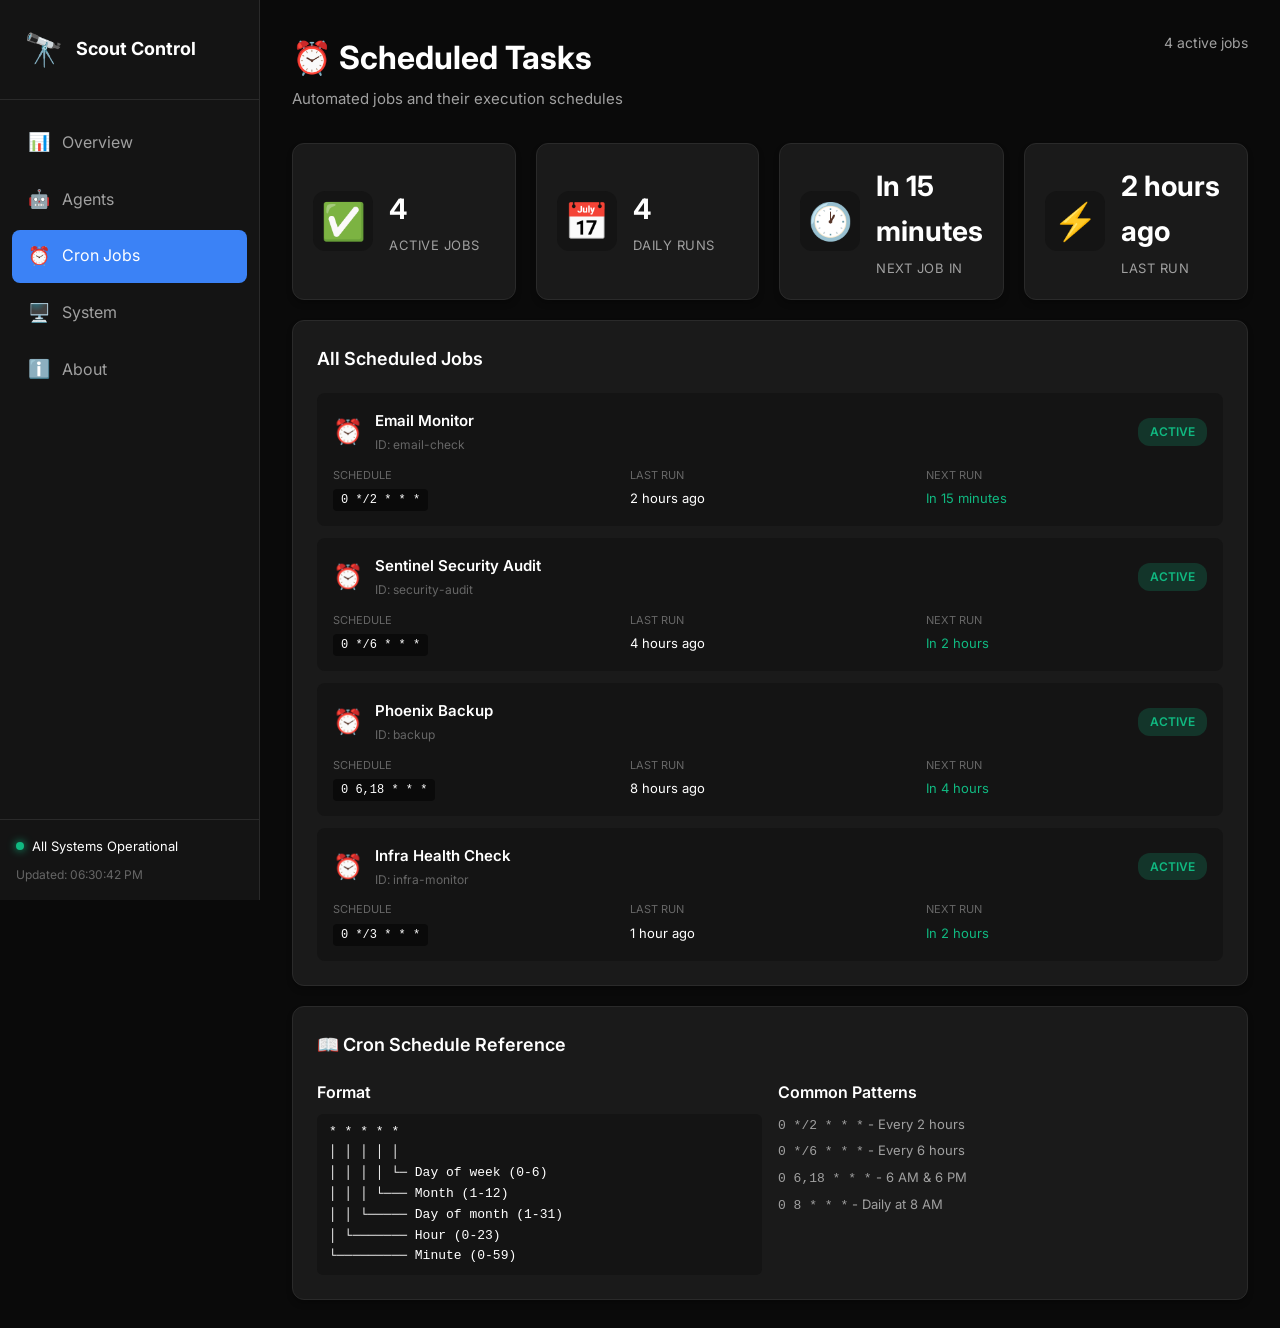
<file: dashboard/cron.html>
<!DOCTYPE html>
<html lang="en">
<head>
    <meta charset="UTF-8">
    <meta name="viewport" content="width=device-width, initial-scale=1.0">
    <title>Cron Jobs - Scout Mission Control</title>
    <link rel="stylesheet" href="styles.css">
    <link href="https://fonts.googleapis.com/css2?family=Inter:wght@400;500;600;700&display=swap" rel="stylesheet">
</head>
<body>
    <nav class="sidebar">
        <div class="logo">
            <span class="logo-icon">🔭</span>
            <span class="logo-text">Scout Control</span>
        </div>
        <ul class="nav-links">
            <li><a href="index.html"><span>📊</span> Overview</a></li>
            <li><a href="agents.html"><span>🤖</span> Agents</a></li>
            <li class="active"><a href="cron.html"><span>⏰</span> Cron Jobs</a></li>
            <li><a href="system.html"><span>🖥️</span> System</a></li>
            <li><a href="about.html"><span>ℹ️</span> About</a></li>
        </ul>
        <div class="sidebar-footer">
            <div class="status-indicator">
                <span class="status-dot active"></span>
                <span>All Systems Operational</span>
            </div>
            <div class="last-updated" id="lastUpdated">Updated: --</div>
        </div>
    </nav>

    <main class="main-content">
        <header class="page-header">
            <div>
                <h1>⏰ Scheduled Tasks</h1>
                <p>Automated jobs and their execution schedules</p>
            </div>
            <div class="header-actions">
                <span style="font-size: 14px; color: var(--text-secondary);">
                    <span id="activeJobsCount">--</span> active jobs
                </span>
            </div>
        </header>

        <div class="dashboard-grid">
            <!-- Cron Stats -->
            <div class="card stat-card">
                <div class="stat-icon">✅</div>
                <div class="stat-content">
                    <div class="stat-value" id="activeJobs">--</div>
                    <div class="stat-label">Active Jobs</div>
                </div>
            </div>

            <div class="card stat-card">
                <div class="stat-icon">📅</div>
                <div class="stat-content">
                    <div class="stat-value" id="dailyJobs">--</div>
                    <div class="stat-label">Daily Runs</div>
                </div>
            </div>

            <div class="card stat-card">
                <div class="stat-icon">🕐</div>
                <div class="stat-content">
                    <div class="stat-value" id="nextJob">--</div>
                    <div class="stat-label">Next Job In</div>
                </div>
            </div>

            <div class="card stat-card">
                <div class="stat-icon">⚡</div>
                <div class="stat-content">
                    <div class="stat-value" id="lastRun">--</div>
                    <div class="stat-label">Last Run</div>
                </div>
            </div>

            <!-- Job List -->
            <div class="card wide">
                <div class="card-header">
                    <h2>All Scheduled Jobs</h2>
                </div>
                <div class="card-content">
                    <div id="cronJobsList" style="display: flex; flex-direction: column; gap: 12px;">
                        <!-- Populated by JavaScript -->
                    </div>
                </div>
            </div>

            <!-- Cron Schedule Legend -->
            <div class="card wide">
                <div class="card-header">
                    <h2>📖 Cron Schedule Reference</h2>
                </div>
                <div class="card-content">
                    <div style="display: grid; grid-template-columns: repeat(auto-fit, minmax(250px, 1fr)); gap: 16px;">
                        <div>
                            <div style="font-weight: 600; margin-bottom: 8px;">Format</div>
                            <code style="background: var(--bg-secondary); padding: 8px 12px; border-radius: 6px; display: block; font-size: 13px;">
                                * * * * *<br>
                                │ │ │ │ │<br>
                                │ │ │ │ └─ Day of week (0-6)<br>
                                │ │ │ └─── Month (1-12)<br>
                                │ │ └───── Day of month (1-31)<br>
                                │ └─────── Hour (0-23)<br>
                                └───────── Minute (0-59)
                            </code>
                        </div>
                        <div>
                            <div style="font-weight: 600; margin-bottom: 8px;">Common Patterns</div>
                            <div style="font-size: 13px; color: var(--text-secondary);">
                                <div style="margin-bottom: 4px;"><code>0 */2 * * *</code> - Every 2 hours</div>
                                <div style="margin-bottom: 4px;"><code>0 */6 * * *</code> - Every 6 hours</div>
                                <div style="margin-bottom: 4px;"><code>0 6,18 * * *</code> - 6 AM & 6 PM</div>
                                <div style="margin-bottom: 4px;"><code>0 8 * * *</code> - Daily at 8 AM</div>
                            </div>
                        </div>
                    </div>
                </div>
            </div>
        </div>
    </main>

    <script src="data.js"></script>
    <script src="cron-page.js"></script>
</body>
</html>
</file>
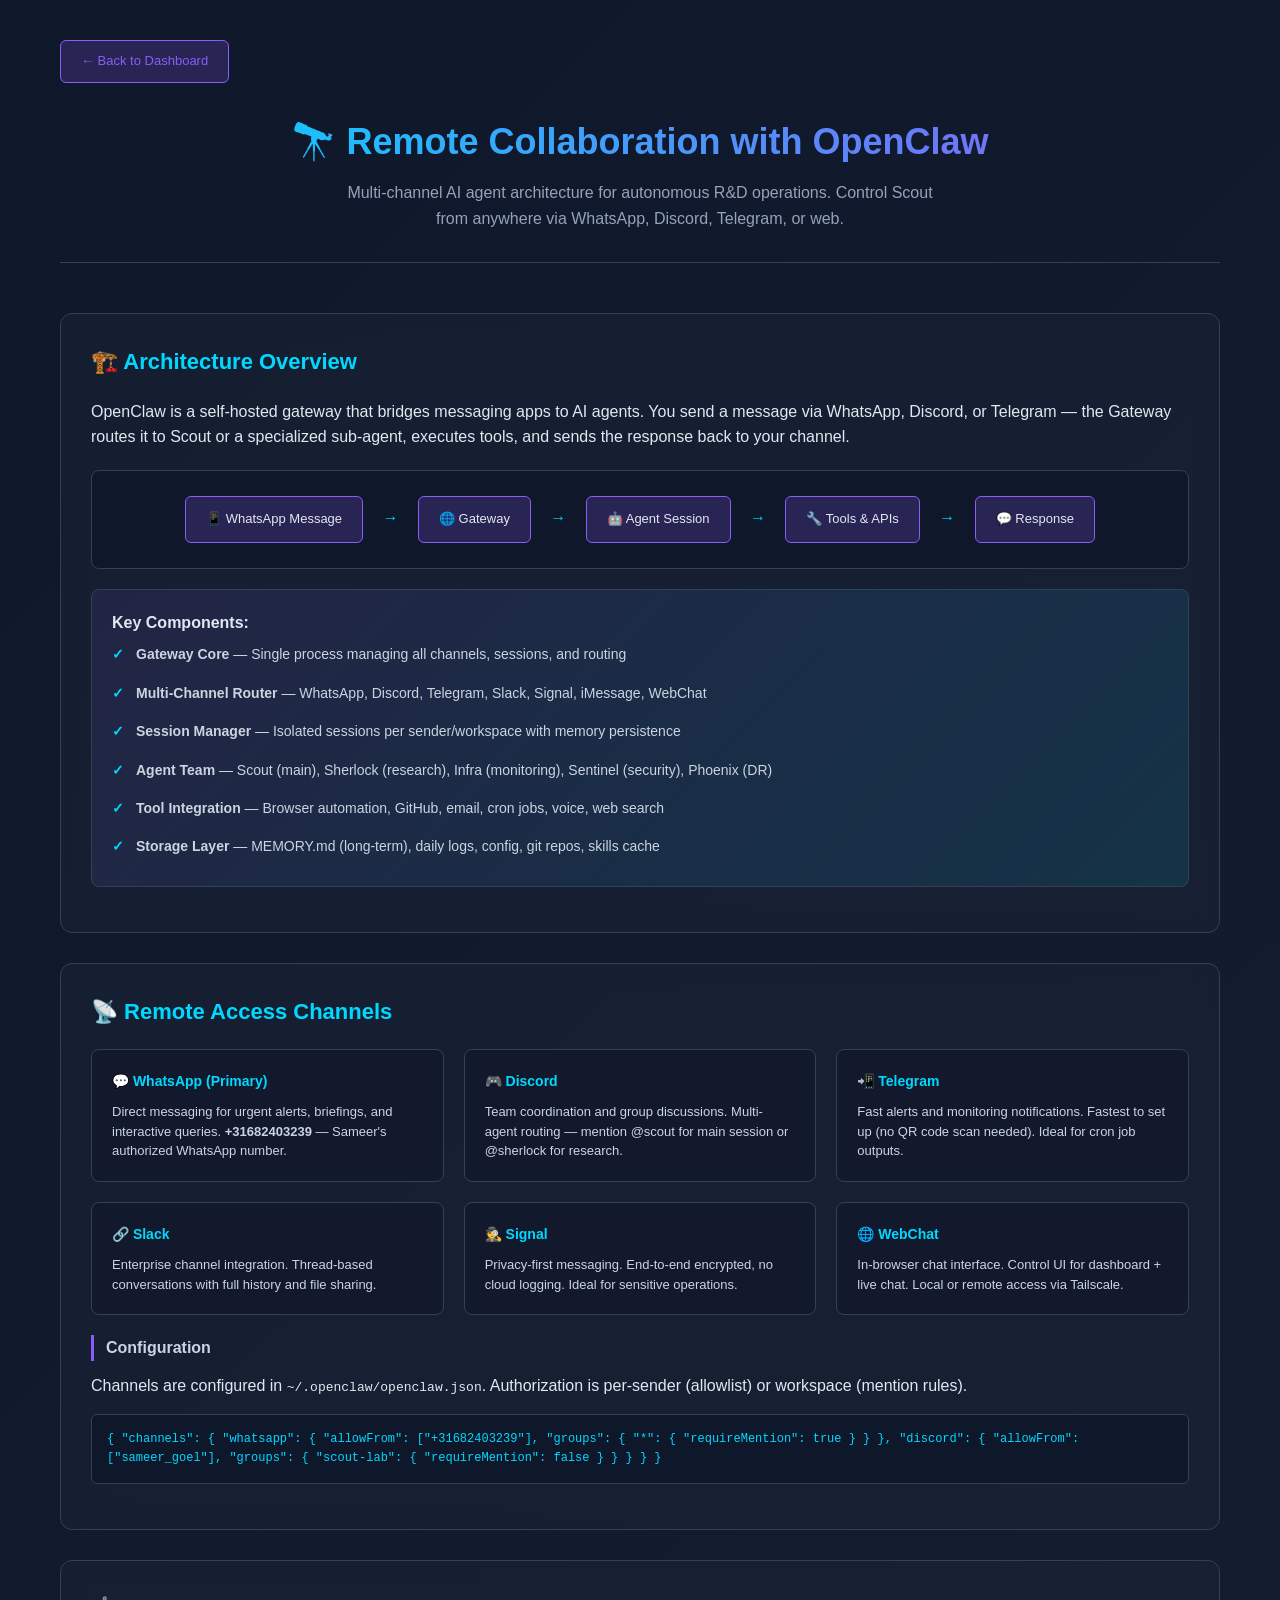
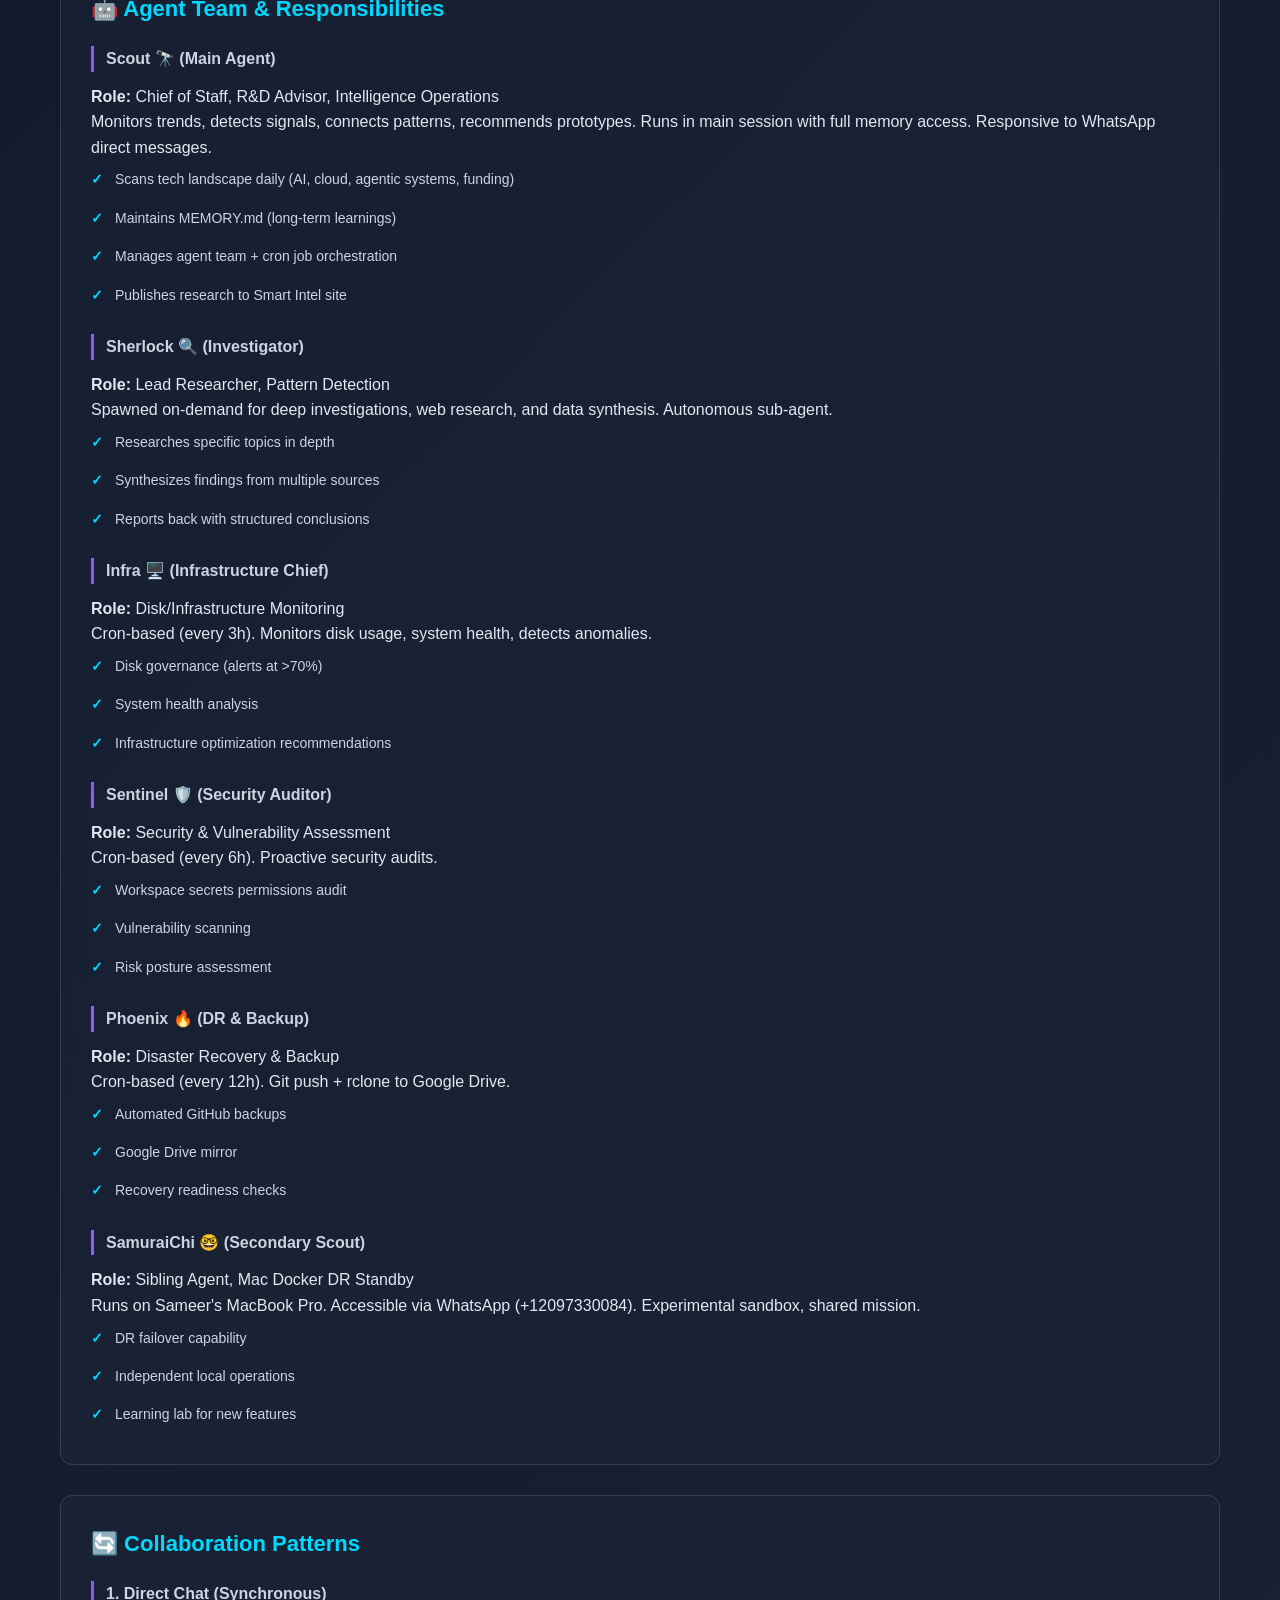
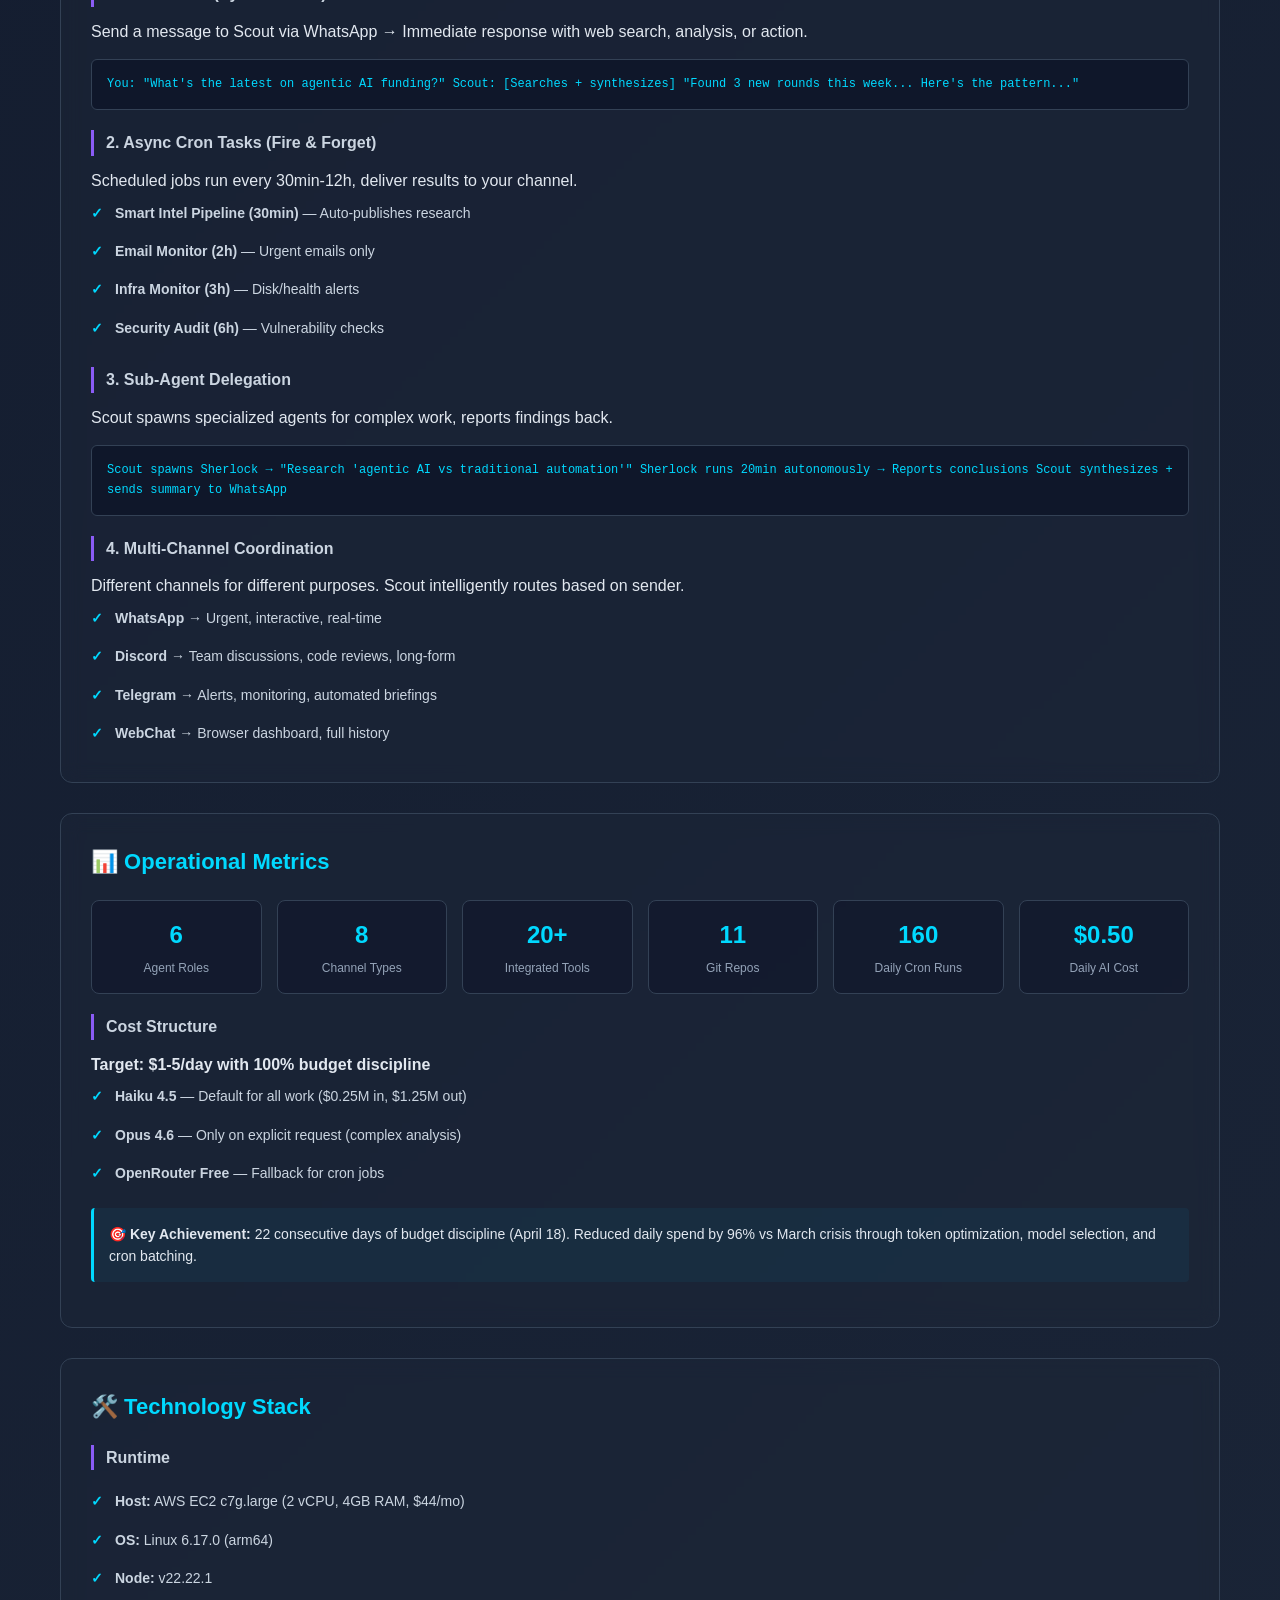
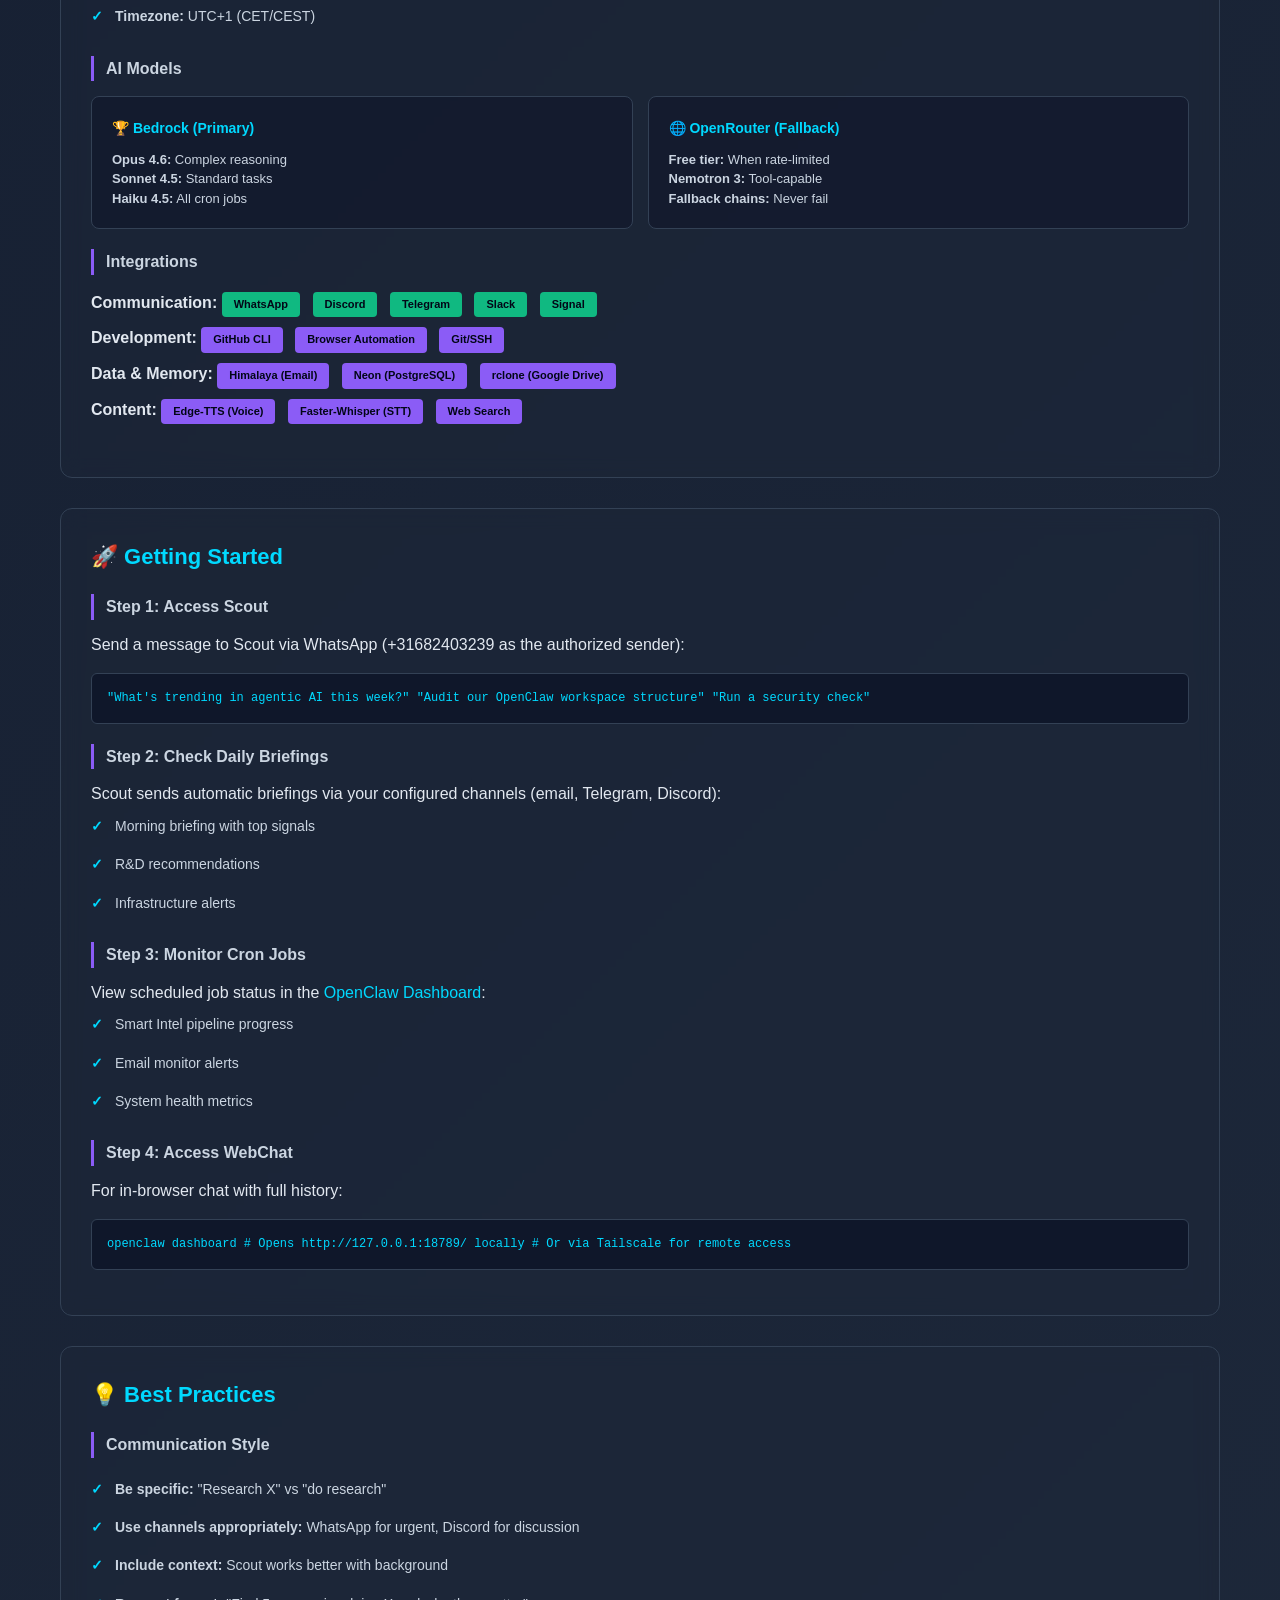
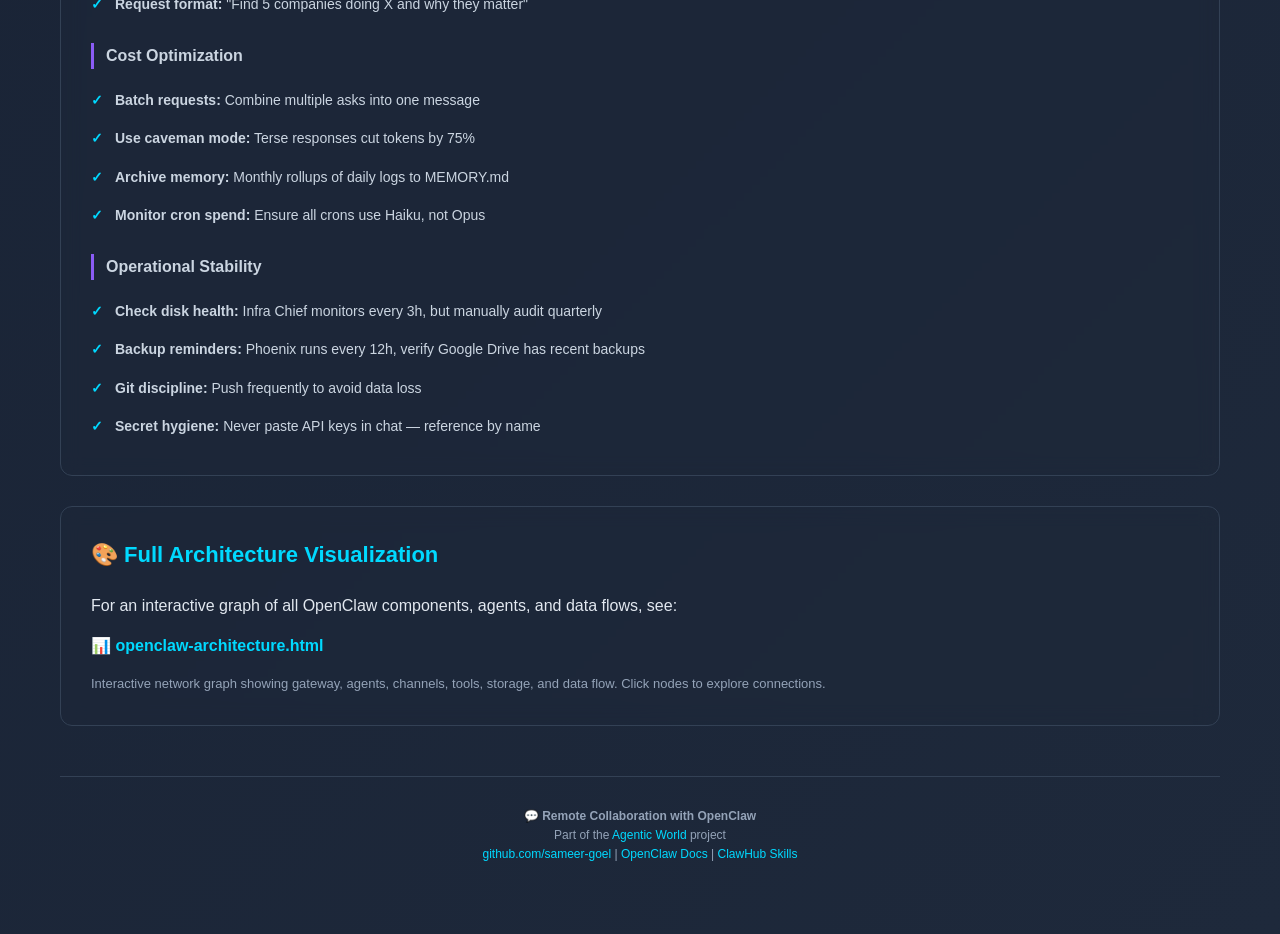
<file: dashboard/remote-collaboration.html>
<!DOCTYPE html>
<html lang="en">
<head>
    <meta charset="UTF-8">
    <meta name="viewport" content="width=device-width, initial-scale=1.0">
    <title>Remote Collaboration with OpenClaw</title>
    <style>
        * {
            margin: 0;
            padding: 0;
            box-sizing: border-box;
        }
        
        body {
            font-family: 'Inter', -apple-system, BlinkMacSystemFont, 'Segoe UI', sans-serif;
            background: linear-gradient(135deg, #0f172a 0%, #1e293b 100%);
            color: #e2e8f0;
            line-height: 1.6;
        }
        
        .container {
            max-width: 1200px;
            margin: 0 auto;
            padding: 40px 20px;
        }
        
        header {
            text-align: center;
            margin-bottom: 50px;
            border-bottom: 1px solid #334155;
            padding-bottom: 30px;
        }
        
        header h1 {
            font-size: 36px;
            font-weight: 700;
            margin-bottom: 10px;
            background: linear-gradient(90deg, #00d9ff, #8b5cf6);
            -webkit-background-clip: text;
            -webkit-text-fill-color: transparent;
            background-clip: text;
        }
        
        header p {
            font-size: 16px;
            color: #94a3b8;
            max-width: 600px;
            margin: 0 auto;
        }
        
        .section {
            background: rgba(30, 41, 59, 0.4);
            backdrop-filter: blur(10px);
            border: 1px solid #334155;
            border-radius: 12px;
            padding: 30px;
            margin-bottom: 30px;
            overflow: hidden;
        }
        
        .section h2 {
            font-size: 22px;
            font-weight: 700;
            margin-bottom: 20px;
            color: #00d9ff;
            display: flex;
            align-items: center;
            gap: 10px;
        }
        
        .section h3 {
            font-size: 16px;
            font-weight: 600;
            margin-top: 20px;
            margin-bottom: 12px;
            color: #cbd5e1;
            border-left: 3px solid #8b5cf6;
            padding-left: 12px;
        }
        
        .grid {
            display: grid;
            grid-template-columns: repeat(auto-fit, minmax(280px, 1fr));
            gap: 20px;
            margin: 20px 0;
        }
        
        .card {
            background: rgba(15, 23, 42, 0.6);
            border: 1px solid #334155;
            border-radius: 8px;
            padding: 20px;
            transition: all 0.3s;
        }
        
        .card:hover {
            border-color: #00d9ff;
            box-shadow: 0 0 20px rgba(0, 217, 255, 0.1);
        }
        
        .card h4 {
            font-size: 14px;
            font-weight: 600;
            margin-bottom: 10px;
            color: #00d9ff;
        }
        
        .card p {
            font-size: 13px;
            color: #cbd5e1;
            line-height: 1.5;
        }
        
        .code-block {
            background: #0f172a;
            border: 1px solid #334155;
            border-radius: 6px;
            padding: 15px;
            margin: 15px 0;
            font-family: 'Monaco', 'Courier New', monospace;
            font-size: 12px;
            overflow-x: auto;
            color: #00d9ff;
        }
        
        .flow-diagram {
            background: #0f172a;
            border: 1px solid #334155;
            border-radius: 8px;
            padding: 20px;
            margin: 20px 0;
            text-align: center;
        }
        
        .flow-step {
            display: inline-block;
            background: rgba(139, 92, 246, 0.2);
            border: 1px solid #8b5cf6;
            border-radius: 6px;
            padding: 12px 20px;
            margin: 5px;
            font-size: 13px;
            font-weight: 500;
        }
        
        .arrow {
            display: inline-block;
            margin: 0 10px;
            color: #00d9ff;
            font-weight: bold;
        }
        
        .architecture-box {
            background: linear-gradient(135deg, rgba(139, 92, 246, 0.1), rgba(0, 217, 255, 0.1));
            border: 1px solid #334155;
            border-radius: 8px;
            padding: 20px;
            margin: 15px 0;
        }
        
        .stats-grid {
            display: grid;
            grid-template-columns: repeat(auto-fit, minmax(150px, 1fr));
            gap: 15px;
            margin: 20px 0;
        }
        
        .stat {
            background: rgba(15, 23, 42, 0.6);
            border: 1px solid #334155;
            border-radius: 8px;
            padding: 15px;
            text-align: center;
        }
        
        .stat-number {
            font-size: 24px;
            font-weight: 700;
            color: #00d9ff;
        }
        
        .stat-label {
            font-size: 12px;
            color: #94a3b8;
            margin-top: 5px;
        }
        
        .feature-list {
            list-style: none;
        }
        
        .feature-list li {
            padding: 8px 0;
            padding-left: 24px;
            position: relative;
            color: #cbd5e1;
            font-size: 14px;
        }
        
        .feature-list li:before {
            content: "✓";
            position: absolute;
            left: 0;
            color: #00d9ff;
            font-weight: bold;
        }
        
        .channel-badge {
            display: inline-block;
            background: #10b981;
            color: #020617;
            padding: 4px 12px;
            border-radius: 4px;
            font-size: 11px;
            font-weight: 600;
            margin-right: 8px;
            margin-bottom: 8px;
        }
        
        .agent-badge {
            display: inline-block;
            background: #8b5cf6;
            color: #020617;
            padding: 4px 12px;
            border-radius: 4px;
            font-size: 11px;
            font-weight: 600;
            margin-right: 8px;
            margin-bottom: 8px;
        }
        
        .key-point {
            background: rgba(0, 217, 255, 0.05);
            border-left: 3px solid #00d9ff;
            padding: 15px;
            border-radius: 4px;
            margin: 15px 0;
            font-size: 14px;
        }
        
        .footer {
            text-align: center;
            padding: 30px 0;
            border-top: 1px solid #334155;
            margin-top: 50px;
            color: #94a3b8;
            font-size: 12px;
        }
        
        a {
            color: #00d9ff;
            text-decoration: none;
            transition: color 0.2s;
        }
        
        a:hover {
            color: #00ffff;
        }
        
        .nav-back {
            display: inline-block;
            margin-bottom: 30px;
            padding: 10px 20px;
            background: rgba(139, 92, 246, 0.2);
            border: 1px solid #8b5cf6;
            border-radius: 6px;
            color: #8b5cf6;
            font-size: 13px;
            font-weight: 500;
            transition: all 0.2s;
        }
        
        .nav-back:hover {
            background: rgba(139, 92, 246, 0.3);
            border-color: #a78bfa;
        }
    </style>
</head>
<body>
    <div class="container">
        <a href="index.html" class="nav-back">← Back to Dashboard</a>
        
        <header>
            <h1>🔭 Remote Collaboration with OpenClaw</h1>
            <p>Multi-channel AI agent architecture for autonomous R&D operations. Control Scout from anywhere via WhatsApp, Discord, Telegram, or web.</p>
        </header>
        
        <!-- Architecture Overview -->
        <div class="section">
            <h2>🏗️ Architecture Overview</h2>
            <p>OpenClaw is a self-hosted gateway that bridges messaging apps to AI agents. You send a message via WhatsApp, Discord, or Telegram — the Gateway routes it to Scout or a specialized sub-agent, executes tools, and sends the response back to your channel.</p>
            
            <div class="flow-diagram">
                <span class="flow-step">📱 WhatsApp Message</span>
                <span class="arrow">→</span>
                <span class="flow-step">🌐 Gateway</span>
                <span class="arrow">→</span>
                <span class="flow-step">🤖 Agent Session</span>
                <span class="arrow">→</span>
                <span class="flow-step">🔧 Tools & APIs</span>
                <span class="arrow">→</span>
                <span class="flow-step">💬 Response</span>
            </div>
            
            <div class="architecture-box">
                <strong>Key Components:</strong>
                <ul class="feature-list">
                    <li><strong>Gateway Core</strong> — Single process managing all channels, sessions, and routing</li>
                    <li><strong>Multi-Channel Router</strong> — WhatsApp, Discord, Telegram, Slack, Signal, iMessage, WebChat</li>
                    <li><strong>Session Manager</strong> — Isolated sessions per sender/workspace with memory persistence</li>
                    <li><strong>Agent Team</strong> — Scout (main), Sherlock (research), Infra (monitoring), Sentinel (security), Phoenix (DR)</li>
                    <li><strong>Tool Integration</strong> — Browser automation, GitHub, email, cron jobs, voice, web search</li>
                    <li><strong>Storage Layer</strong> — MEMORY.md (long-term), daily logs, config, git repos, skills cache</li>
                </ul>
            </div>
        </div>
        
        <!-- Remote Access -->
        <div class="section">
            <h2>📡 Remote Access Channels</h2>
            
            <div class="grid">
                <div class="card">
                    <h4>💬 WhatsApp (Primary)</h4>
                    <p>Direct messaging for urgent alerts, briefings, and interactive queries. <strong>+31682403239</strong> — Sameer's authorized WhatsApp number.</p>
                </div>
                <div class="card">
                    <h4>🎮 Discord</h4>
                    <p>Team coordination and group discussions. Multi-agent routing — mention @scout for main session or @sherlock for research.</p>
                </div>
                <div class="card">
                    <h4>📲 Telegram</h4>
                    <p>Fast alerts and monitoring notifications. Fastest to set up (no QR code scan needed). Ideal for cron job outputs.</p>
                </div>
                <div class="card">
                    <h4>🔗 Slack</h4>
                    <p>Enterprise channel integration. Thread-based conversations with full history and file sharing.</p>
                </div>
                <div class="card">
                    <h4>🕵️ Signal</h4>
                    <p>Privacy-first messaging. End-to-end encrypted, no cloud logging. Ideal for sensitive operations.</p>
                </div>
                <div class="card">
                    <h4>🌐 WebChat</h4>
                    <p>In-browser chat interface. Control UI for dashboard + live chat. Local or remote access via Tailscale.</p>
                </div>
            </div>
            
            <h3>Configuration</h3>
            <p>Channels are configured in <code>~/.openclaw/openclaw.json</code>. Authorization is per-sender (allowlist) or workspace (mention rules).</p>
            <div class="code-block">
{
  "channels": {
    "whatsapp": {
      "allowFrom": ["+31682403239"],
      "groups": { "*": { "requireMention": true } }
    },
    "discord": {
      "allowFrom": ["sameer_goel"],
      "groups": { "scout-lab": { "requireMention": false } }
    }
  }
}
            </div>
        </div>
        
        <!-- Agent Team -->
        <div class="section">
            <h2>🤖 Agent Team & Responsibilities</h2>
            
            <h3>Scout 🔭 (Main Agent)</h3>
            <p><strong>Role:</strong> Chief of Staff, R&D Advisor, Intelligence Operations</p>
            <p>Monitors trends, detects signals, connects patterns, recommends prototypes. Runs in main session with full memory access. Responsive to WhatsApp direct messages.</p>
            <ul class="feature-list">
                <li>Scans tech landscape daily (AI, cloud, agentic systems, funding)</li>
                <li>Maintains MEMORY.md (long-term learnings)</li>
                <li>Manages agent team + cron job orchestration</li>
                <li>Publishes research to Smart Intel site</li>
            </ul>
            
            <h3>Sherlock 🔍 (Investigator)</h3>
            <p><strong>Role:</strong> Lead Researcher, Pattern Detection</p>
            <p>Spawned on-demand for deep investigations, web research, and data synthesis. Autonomous sub-agent.</p>
            <ul class="feature-list">
                <li>Researches specific topics in depth</li>
                <li>Synthesizes findings from multiple sources</li>
                <li>Reports back with structured conclusions</li>
            </ul>
            
            <h3>Infra 🖥️ (Infrastructure Chief)</h3>
            <p><strong>Role:</strong> Disk/Infrastructure Monitoring</p>
            <p>Cron-based (every 3h). Monitors disk usage, system health, detects anomalies.</p>
            <ul class="feature-list">
                <li>Disk governance (alerts at >70%)</li>
                <li>System health analysis</li>
                <li>Infrastructure optimization recommendations</li>
            </ul>
            
            <h3>Sentinel 🛡️ (Security Auditor)</h3>
            <p><strong>Role:</strong> Security & Vulnerability Assessment</p>
            <p>Cron-based (every 6h). Proactive security audits.</p>
            <ul class="feature-list">
                <li>Workspace secrets permissions audit</li>
                <li>Vulnerability scanning</li>
                <li>Risk posture assessment</li>
            </ul>
            
            <h3>Phoenix 🔥 (DR & Backup)</h3>
            <p><strong>Role:</strong> Disaster Recovery & Backup</strong></p>
            <p>Cron-based (every 12h). Git push + rclone to Google Drive.</p>
            <ul class="feature-list">
                <li>Automated GitHub backups</li>
                <li>Google Drive mirror</li>
                <li>Recovery readiness checks</li>
            </ul>
            
            <h3>SamuraiChi 🤓 (Secondary Scout)</h3>
            <p><strong>Role:</strong> Sibling Agent, Mac Docker DR Standby</p>
            <p>Runs on Sameer's MacBook Pro. Accessible via WhatsApp (+12097330084). Experimental sandbox, shared mission.</p>
            <ul class="feature-list">
                <li>DR failover capability</li>
                <li>Independent local operations</li>
                <li>Learning lab for new features</li>
            </ul>
        </div>
        
        <!-- Collaboration Patterns -->
        <div class="section">
            <h2>🔄 Collaboration Patterns</h2>
            
            <h3>1. Direct Chat (Synchronous)</h3>
            <p>Send a message to Scout via WhatsApp → Immediate response with web search, analysis, or action.</p>
            <div class="code-block">
You: "What's the latest on agentic AI funding?"
Scout: [Searches + synthesizes] "Found 3 new rounds this week... Here's the pattern..."
            </div>
            
            <h3>2. Async Cron Tasks (Fire & Forget)</h3>
            <p>Scheduled jobs run every 30min-12h, deliver results to your channel.</p>
            <ul class="feature-list">
                <li><strong>Smart Intel Pipeline (30min)</strong> — Auto-publishes research</li>
                <li><strong>Email Monitor (2h)</strong> — Urgent emails only</li>
                <li><strong>Infra Monitor (3h)</strong> — Disk/health alerts</li>
                <li><strong>Security Audit (6h)</strong> — Vulnerability checks</li>
            </ul>
            
            <h3>3. Sub-Agent Delegation</h3>
            <p>Scout spawns specialized agents for complex work, reports findings back.</p>
            <div class="code-block">
Scout spawns Sherlock → "Research 'agentic AI vs traditional automation'"
Sherlock runs 20min autonomously → Reports conclusions
Scout synthesizes + sends summary to WhatsApp
            </div>
            
            <h3>4. Multi-Channel Coordination</h3>
            <p>Different channels for different purposes. Scout intelligently routes based on sender.</p>
            <ul class="feature-list">
                <li><strong>WhatsApp</strong> → Urgent, interactive, real-time</li>
                <li><strong>Discord</strong> → Team discussions, code reviews, long-form</li>
                <li><strong>Telegram</strong> → Alerts, monitoring, automated briefings</li>
                <li><strong>WebChat</strong> → Browser dashboard, full history</li>
            </ul>
        </div>
        
        <!-- Usage Stats -->
        <div class="section">
            <h2>📊 Operational Metrics</h2>
            
            <div class="stats-grid">
                <div class="stat">
                    <div class="stat-number">6</div>
                    <div class="stat-label">Agent Roles</div>
                </div>
                <div class="stat">
                    <div class="stat-number">8</div>
                    <div class="stat-label">Channel Types</div>
                </div>
                <div class="stat">
                    <div class="stat-number">20+</div>
                    <div class="stat-label">Integrated Tools</div>
                </div>
                <div class="stat">
                    <div class="stat-number">11</div>
                    <div class="stat-label">Git Repos</div>
                </div>
                <div class="stat">
                    <div class="stat-number">160</div>
                    <div class="stat-label">Daily Cron Runs</div>
                </div>
                <div class="stat">
                    <div class="stat-number">$0.50</div>
                    <div class="stat-label">Daily AI Cost</div>
                </div>
            </div>
            
            <h3>Cost Structure</h3>
            <p><strong>Target: $1-5/day with 100% budget discipline</strong></p>
            <ul class="feature-list">
                <li><strong>Haiku 4.5</strong> — Default for all work ($0.25M in, $1.25M out)</li>
                <li><strong>Opus 4.6</strong> — Only on explicit request (complex analysis)</li>
                <li><strong>OpenRouter Free</strong> — Fallback for cron jobs</li>
            </ul>
            
            <div class="key-point">
                <strong>🎯 Key Achievement:</strong> 22 consecutive days of budget discipline (April 18). Reduced daily spend by 96% vs March crisis through token optimization, model selection, and cron batching.
            </div>
        </div>
        
        <!-- Tech Stack -->
        <div class="section">
            <h2>🛠️ Technology Stack</h2>
            
            <h3>Runtime</h3>
            <ul class="feature-list">
                <li><strong>Host:</strong> AWS EC2 c7g.large (2 vCPU, 4GB RAM, $44/mo)</li>
                <li><strong>OS:</strong> Linux 6.17.0 (arm64)</li>
                <li><strong>Node:</strong> v22.22.1</li>
                <li><strong>Timezone:</strong> UTC+1 (CET/CEST)</li>
            </ul>
            
            <h3>AI Models</h3>
            <div style="display: grid; grid-template-columns: repeat(auto-fit, minmax(200px, 1fr)); gap: 15px; margin: 15px 0;">
                <div class="card">
                    <h4>🏆 Bedrock (Primary)</h4>
                    <p><strong>Opus 4.6:</strong> Complex reasoning<br/>
                    <strong>Sonnet 4.5:</strong> Standard tasks<br/>
                    <strong>Haiku 4.5:</strong> All cron jobs</p>
                </div>
                <div class="card">
                    <h4>🌐 OpenRouter (Fallback)</h4>
                    <p><strong>Free tier:</strong> When rate-limited<br/>
                    <strong>Nemotron 3:</strong> Tool-capable<br/>
                    <strong>Fallback chains:</strong> Never fail</p>
                </div>
            </div>
            
            <h3>Integrations</h3>
            <div style="margin: 15px 0;">
                <p><strong>Communication:</strong> 
                    <span class="channel-badge">WhatsApp</span>
                    <span class="channel-badge">Discord</span>
                    <span class="channel-badge">Telegram</span>
                    <span class="channel-badge">Slack</span>
                    <span class="channel-badge">Signal</span>
                </p>
                <p><strong>Development:</strong> 
                    <span class="agent-badge">GitHub CLI</span>
                    <span class="agent-badge">Browser Automation</span>
                    <span class="agent-badge">Git/SSH</span>
                </p>
                <p><strong>Data & Memory:</strong> 
                    <span class="agent-badge">Himalaya (Email)</span>
                    <span class="agent-badge">Neon (PostgreSQL)</span>
                    <span class="agent-badge">rclone (Google Drive)</span>
                </p>
                <p><strong>Content:</strong> 
                    <span class="agent-badge">Edge-TTS (Voice)</span>
                    <span class="agent-badge">Faster-Whisper (STT)</span>
                    <span class="agent-badge">Web Search</span>
                </p>
            </div>
        </div>
        
        <!-- Getting Started -->
        <div class="section">
            <h2>🚀 Getting Started</h2>
            
            <h3>Step 1: Access Scout</h3>
            <p>Send a message to Scout via WhatsApp (+31682403239 as the authorized sender):</p>
            <div class="code-block">
"What's trending in agentic AI this week?"
"Audit our OpenClaw workspace structure"
"Run a security check"
            </div>
            
            <h3>Step 2: Check Daily Briefings</h3>
            <p>Scout sends automatic briefings via your configured channels (email, Telegram, Discord):</p>
            <ul class="feature-list">
                <li>Morning briefing with top signals</li>
                <li>R&D recommendations</li>
                <li>Infrastructure alerts</li>
            </ul>
            
            <h3>Step 3: Monitor Cron Jobs</h3>
            <p>View scheduled job status in the <a href="index.html">OpenClaw Dashboard</a>:</p>
            <ul class="feature-list">
                <li>Smart Intel pipeline progress</li>
                <li>Email monitor alerts</li>
                <li>System health metrics</li>
            </ul>
            
            <h3>Step 4: Access WebChat</h3>
            <p>For in-browser chat with full history:</p>
            <div class="code-block">
openclaw dashboard
# Opens http://127.0.0.1:18789/ locally
# Or via Tailscale for remote access
            </div>
        </div>
        
        <!-- Best Practices -->
        <div class="section">
            <h2>💡 Best Practices</h2>
            
            <h3>Communication Style</h3>
            <ul class="feature-list">
                <li><strong>Be specific:</strong> "Research X" vs "do research"</li>
                <li><strong>Use channels appropriately:</strong> WhatsApp for urgent, Discord for discussion</li>
                <li><strong>Include context:</strong> Scout works better with background</li>
                <li><strong>Request format:</strong> "Find 5 companies doing X and why they matter"</li>
            </ul>
            
            <h3>Cost Optimization</h3>
            <ul class="feature-list">
                <li><strong>Batch requests:</strong> Combine multiple asks into one message</li>
                <li><strong>Use caveman mode:</strong> Terse responses cut tokens by 75%</li>
                <li><strong>Archive memory:</strong> Monthly rollups of daily logs to MEMORY.md</li>
                <li><strong>Monitor cron spend:</strong> Ensure all crons use Haiku, not Opus</li>
            </ul>
            
            <h3>Operational Stability</h3>
            <ul class="feature-list">
                <li><strong>Check disk health:</strong> Infra Chief monitors every 3h, but manually audit quarterly</li>
                <li><strong>Backup reminders:</strong> Phoenix runs every 12h, verify Google Drive has recent backups</li>
                <li><strong>Git discipline:</strong> Push frequently to avoid data loss</li>
                <li><strong>Secret hygiene:</strong> Never paste API keys in chat — reference by name</li>
            </ul>
        </div>
        
        <!-- Architecture Visualization -->
        <div class="section">
            <h2>🎨 Full Architecture Visualization</h2>
            <p>For an interactive graph of all OpenClaw components, agents, and data flows, see:</p>
            <p style="margin: 15px 0;"><a href="https://github.com/sameer-goel/agentic-world/raw/main/dashboard/openclaw-architecture.html" style="font-weight: 600;">📊 openclaw-architecture.html</a></p>
            <p style="font-size: 13px; color: #94a3b8;">Interactive network graph showing gateway, agents, channels, tools, storage, and data flow. Click nodes to explore connections.</p>
        </div>
        
        <!-- Footer -->
        <div class="footer">
            <p>💬 <strong>Remote Collaboration with OpenClaw</strong><br/>
            Part of the <a href="https://github.com/sameer-goel/agentic-world">Agentic World</a> project<br/>
            <a href="https://github.com/sameer-goel">github.com/sameer-goel</a> | 
            <a href="https://docs.openclaw.ai">OpenClaw Docs</a> | 
            <a href="https://clawhub.com">ClawHub Skills</a>
            </p>
        </div>
    </div>
</body>
</html>
</file>
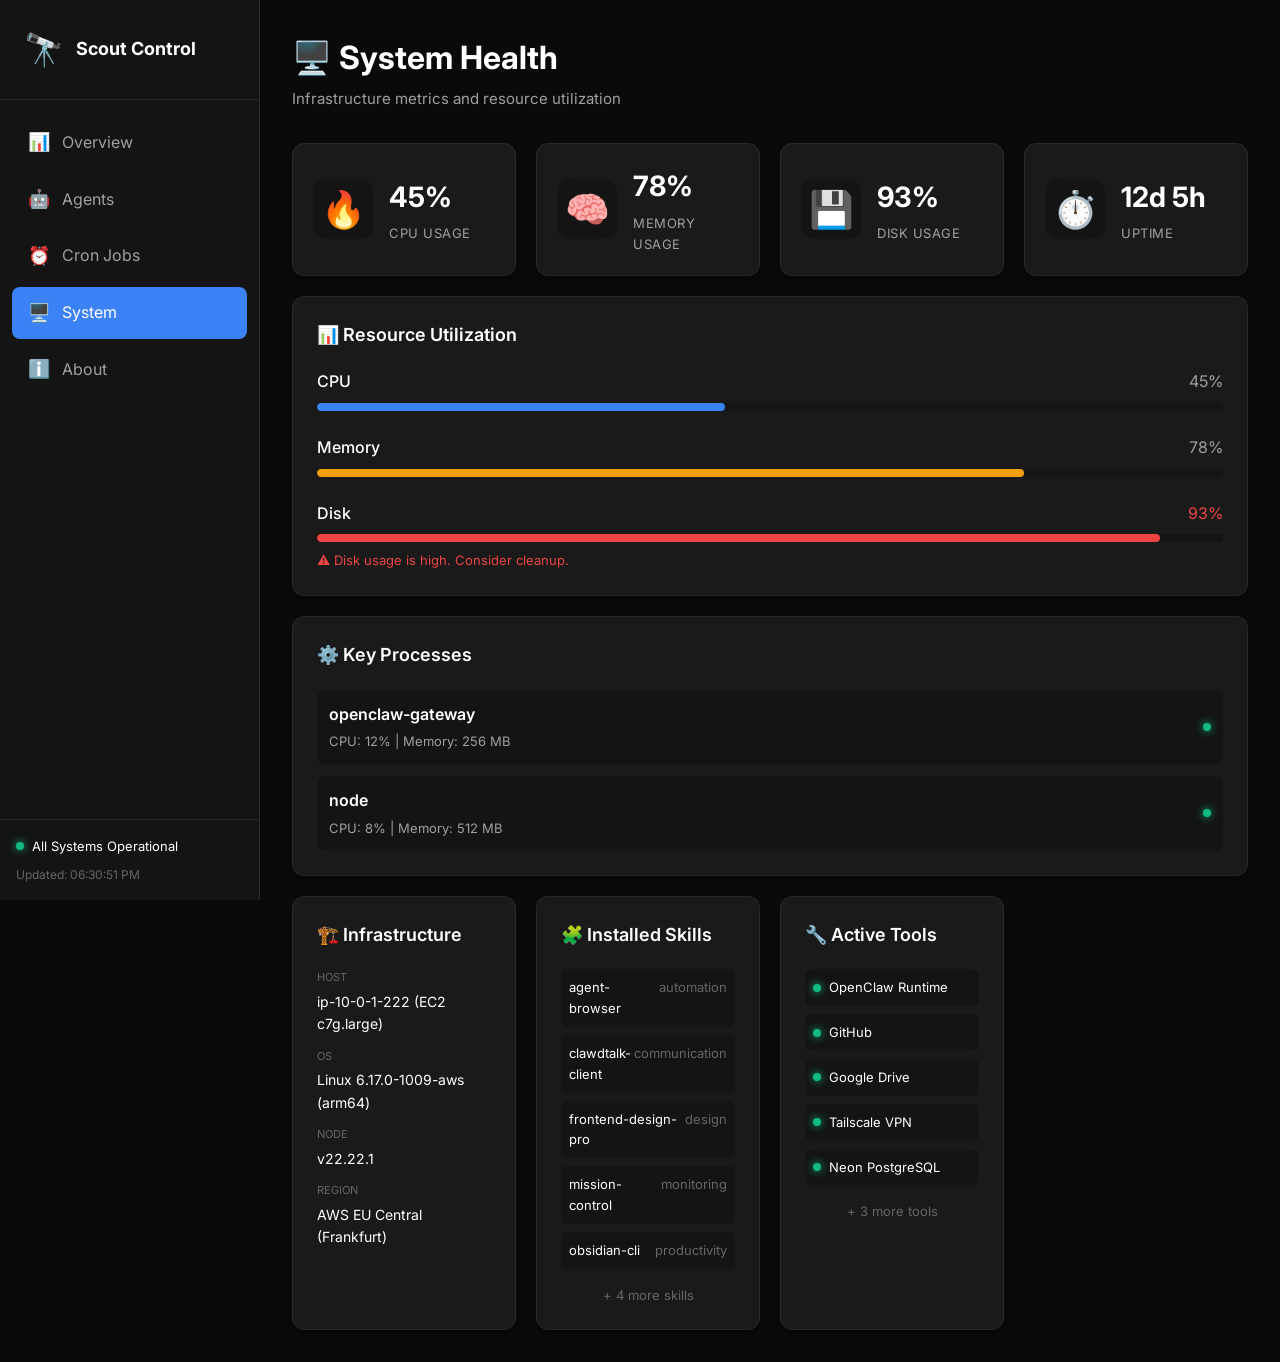
<file: dashboard/system.html>
<!DOCTYPE html>
<html lang="en">
<head>
    <meta charset="UTF-8">
    <meta name="viewport" content="width=device-width, initial-scale=1.0">
    <title>System Health - Scout Mission Control</title>
    <link rel="stylesheet" href="styles.css">
    <link href="https://fonts.googleapis.com/css2?family=Inter:wght@400;500;600;700&display=swap" rel="stylesheet">
</head>
<body>
    <nav class="sidebar">
        <div class="logo">
            <span class="logo-icon">🔭</span>
            <span class="logo-text">Scout Control</span>
        </div>
        <ul class="nav-links">
            <li><a href="index.html"><span>📊</span> Overview</a></li>
            <li><a href="agents.html"><span>🤖</span> Agents</a></li>
            <li><a href="cron.html"><span>⏰</span> Cron Jobs</a></li>
            <li class="active"><a href="system.html"><span>🖥️</span> System</a></li>
            <li><a href="about.html"><span>ℹ️</span> About</a></li>
        </ul>
        <div class="sidebar-footer">
            <div class="status-indicator">
                <span class="status-dot active"></span>
                <span>All Systems Operational</span>
            </div>
            <div class="last-updated" id="lastUpdated">Updated: --</div>
        </div>
    </nav>

    <main class="main-content">
        <header class="page-header">
            <div>
                <h1>🖥️ System Health</h1>
                <p>Infrastructure metrics and resource utilization</p>
            </div>
        </header>

        <div class="dashboard-grid">
            <!-- Resource Stats -->
            <div class="card stat-card">
                <div class="stat-icon">🔥</div>
                <div class="stat-content">
                    <div class="stat-value" id="cpuUsage">45%</div>
                    <div class="stat-label">CPU Usage</div>
                </div>
            </div>

            <div class="card stat-card">
                <div class="stat-icon">🧠</div>
                <div class="stat-content">
                    <div class="stat-value" id="memUsage">78%</div>
                    <div class="stat-label">Memory Usage</div>
                </div>
            </div>

            <div class="card stat-card">
                <div class="stat-icon">💾</div>
                <div class="stat-content">
                    <div class="stat-value" id="diskUsage">93%</div>
                    <div class="stat-label">Disk Usage</div>
                </div>
            </div>

            <div class="card stat-card">
                <div class="stat-icon">⏱️</div>
                <div class="stat-content">
                    <div class="stat-value" id="uptime">12d 5h</div>
                    <div class="stat-label">Uptime</div>
                </div>
            </div>

            <!-- Resource Meters -->
            <div class="card wide">
                <div class="card-header">
                    <h2>📊 Resource Utilization</h2>
                </div>
                <div class="card-content">
                    <div style="display: flex; flex-direction: column; gap: 24px;">
                        <div>
                            <div style="display: flex; justify-content: space-between; margin-bottom: 8px;">
                                <span style="font-weight: 500;">CPU</span>
                                <span style="color: var(--text-secondary);">45%</span>
                            </div>
                            <div class="progress-bar">
                                <div class="progress-fill" style="width: 45%; background: var(--accent-blue);"></div>
                            </div>
                        </div>
                        <div>
                            <div style="display: flex; justify-content: space-between; margin-bottom: 8px;">
                                <span style="font-weight: 500;">Memory</span>
                                <span style="color: var(--text-secondary);">78%</span>
                            </div>
                            <div class="progress-bar">
                                <div class="progress-fill" style="width: 78%; background: var(--accent-yellow);"></div>
                            </div>
                        </div>
                        <div>
                            <div style="display: flex; justify-content: space-between; margin-bottom: 8px;">
                                <span style="font-weight: 500;">Disk</span>
                                <span style="color: var(--accent-red);">93%</span>
                            </div>
                            <div class="progress-bar">
                                <div class="progress-fill" style="width: 93%; background: var(--accent-red);"></div>
                            </div>
                            <div style="margin-top: 8px; font-size: 13px; color: var(--accent-red);">
                                ⚠️ Disk usage is high. Consider cleanup.
                            </div>
                        </div>
                    </div>
                </div>
            </div>

            <!-- Running Processes -->
            <div class="card wide">
                <div class="card-header">
                    <h2>⚙️ Key Processes</h2>
                </div>
                <div class="card-content">
                    <div style="display: flex; flex-direction: column; gap: 12px;">
                        <div class="health-item">
                            <div style="flex: 1;">
                                <div style="font-weight: 600; margin-bottom: 4px;">openclaw-gateway</div>
                                <div style="font-size: 13px; color: var(--text-secondary);">
                                    CPU: 12% | Memory: 256 MB
                                </div>
                            </div>
                            <span class="status-dot active"></span>
                        </div>
                        <div class="health-item">
                            <div style="flex: 1;">
                                <div style="font-weight: 600; margin-bottom: 4px;">node</div>
                                <div style="font-size: 13px; color: var(--text-secondary);">
                                    CPU: 8% | Memory: 512 MB
                                </div>
                            </div>
                            <span class="status-dot active"></span>
                        </div>
                    </div>
                </div>
            </div>

            <!-- Infrastructure Info -->
            <div class="card">
                <div class="card-header">
                    <h2>🏗️ Infrastructure</h2>
                </div>
                <div class="card-content">
                    <div style="display: flex; flex-direction: column; gap: 12px; font-size: 14px;">
                        <div>
                            <div style="color: var(--text-tertiary); font-size: 11px; text-transform: uppercase; margin-bottom: 4px;">Host</div>
                            <div>ip-10-0-1-222 (EC2 c7g.large)</div>
                        </div>
                        <div>
                            <div style="color: var(--text-tertiary); font-size: 11px; text-transform: uppercase; margin-bottom: 4px;">OS</div>
                            <div>Linux 6.17.0-1009-aws (arm64)</div>
                        </div>
                        <div>
                            <div style="color: var(--text-tertiary); font-size: 11px; text-transform: uppercase; margin-bottom: 4px;">Node</div>
                            <div>v22.22.1</div>
                        </div>
                        <div>
                            <div style="color: var(--text-tertiary); font-size: 11px; text-transform: uppercase; margin-bottom: 4px;">Region</div>
                            <div>AWS EU Central (Frankfurt)</div>
                        </div>
                    </div>
                </div>
            </div>

            <!-- Skills -->
            <div class="card">
                <div class="card-header">
                    <h2>🧩 Installed Skills</h2>
                </div>
                <div class="card-content">
                    <div style="display: flex; flex-direction: column; gap: 8px; font-size: 13px;">
                        <div style="display: flex; justify-content: space-between; padding: 8px; background: var(--bg-secondary); border-radius: 6px;">
                            <span>agent-browser</span>
                            <span style="color: var(--text-tertiary);">automation</span>
                        </div>
                        <div style="display: flex; justify-content: space-between; padding: 8px; background: var(--bg-secondary); border-radius: 6px;">
                            <span>clawdtalk-client</span>
                            <span style="color: var(--text-tertiary);">communication</span>
                        </div>
                        <div style="display: flex; justify-content: space-between; padding: 8px; background: var(--bg-secondary); border-radius: 6px;">
                            <span>frontend-design-pro</span>
                            <span style="color: var(--text-tertiary);">design</span>
                        </div>
                        <div style="display: flex; justify-content: space-between; padding: 8px; background: var(--bg-secondary); border-radius: 6px;">
                            <span>mission-control</span>
                            <span style="color: var(--text-tertiary);">monitoring</span>
                        </div>
                        <div style="display: flex; justify-content: space-between; padding: 8px; background: var(--bg-secondary); border-radius: 6px;">
                            <span>obsidian-cli</span>
                            <span style="color: var(--text-tertiary);">productivity</span>
                        </div>
                        <div style="margin-top: 8px; text-align: center; color: var(--text-tertiary);">
                            + 4 more skills
                        </div>
                    </div>
                </div>
            </div>

            <!-- Tools -->
            <div class="card">
                <div class="card-header">
                    <h2>🔧 Active Tools</h2>
                </div>
                <div class="card-content">
                    <div style="display: flex; flex-direction: column; gap: 8px; font-size: 13px;">
                        <div style="display: flex; align-items: center; gap: 8px; padding: 8px; background: var(--bg-secondary); border-radius: 6px;">
                            <span class="status-dot active"></span>
                            <span>OpenClaw Runtime</span>
                        </div>
                        <div style="display: flex; align-items: center; gap: 8px; padding: 8px; background: var(--bg-secondary); border-radius: 6px;">
                            <span class="status-dot active"></span>
                            <span>GitHub</span>
                        </div>
                        <div style="display: flex; align-items: center; gap: 8px; padding: 8px; background: var(--bg-secondary); border-radius: 6px;">
                            <span class="status-dot active"></span>
                            <span>Google Drive</span>
                        </div>
                        <div style="display: flex; align-items: center; gap: 8px; padding: 8px; background: var(--bg-secondary); border-radius: 6px;">
                            <span class="status-dot active"></span>
                            <span>Tailscale VPN</span>
                        </div>
                        <div style="display: flex; align-items: center; gap: 8px; padding: 8px; background: var(--bg-secondary); border-radius: 6px;">
                            <span class="status-dot active"></span>
                            <span>Neon PostgreSQL</span>
                        </div>
                        <div style="margin-top: 8px; text-align: center; color: var(--text-tertiary);">
                            + 3 more tools
                        </div>
                    </div>
                </div>
            </div>
        </div>
    </main>

    <script src="data.js"></script>
    <script>
        function updateLastUpdated() {
            const lastUpdatedEl = document.getElementById('lastUpdated');
            if (lastUpdatedEl) {
                const now = new Date();
                const timeString = now.toLocaleTimeString('en-US', { 
                    hour: '2-digit', 
                    minute: '2-digit',
                    second: '2-digit'
                });
                lastUpdatedEl.textContent = `Updated: ${timeString}`;
            }
        }
        document.addEventListener('DOMContentLoaded', updateLastUpdated);
    </script>
</body>
</html>
</file>
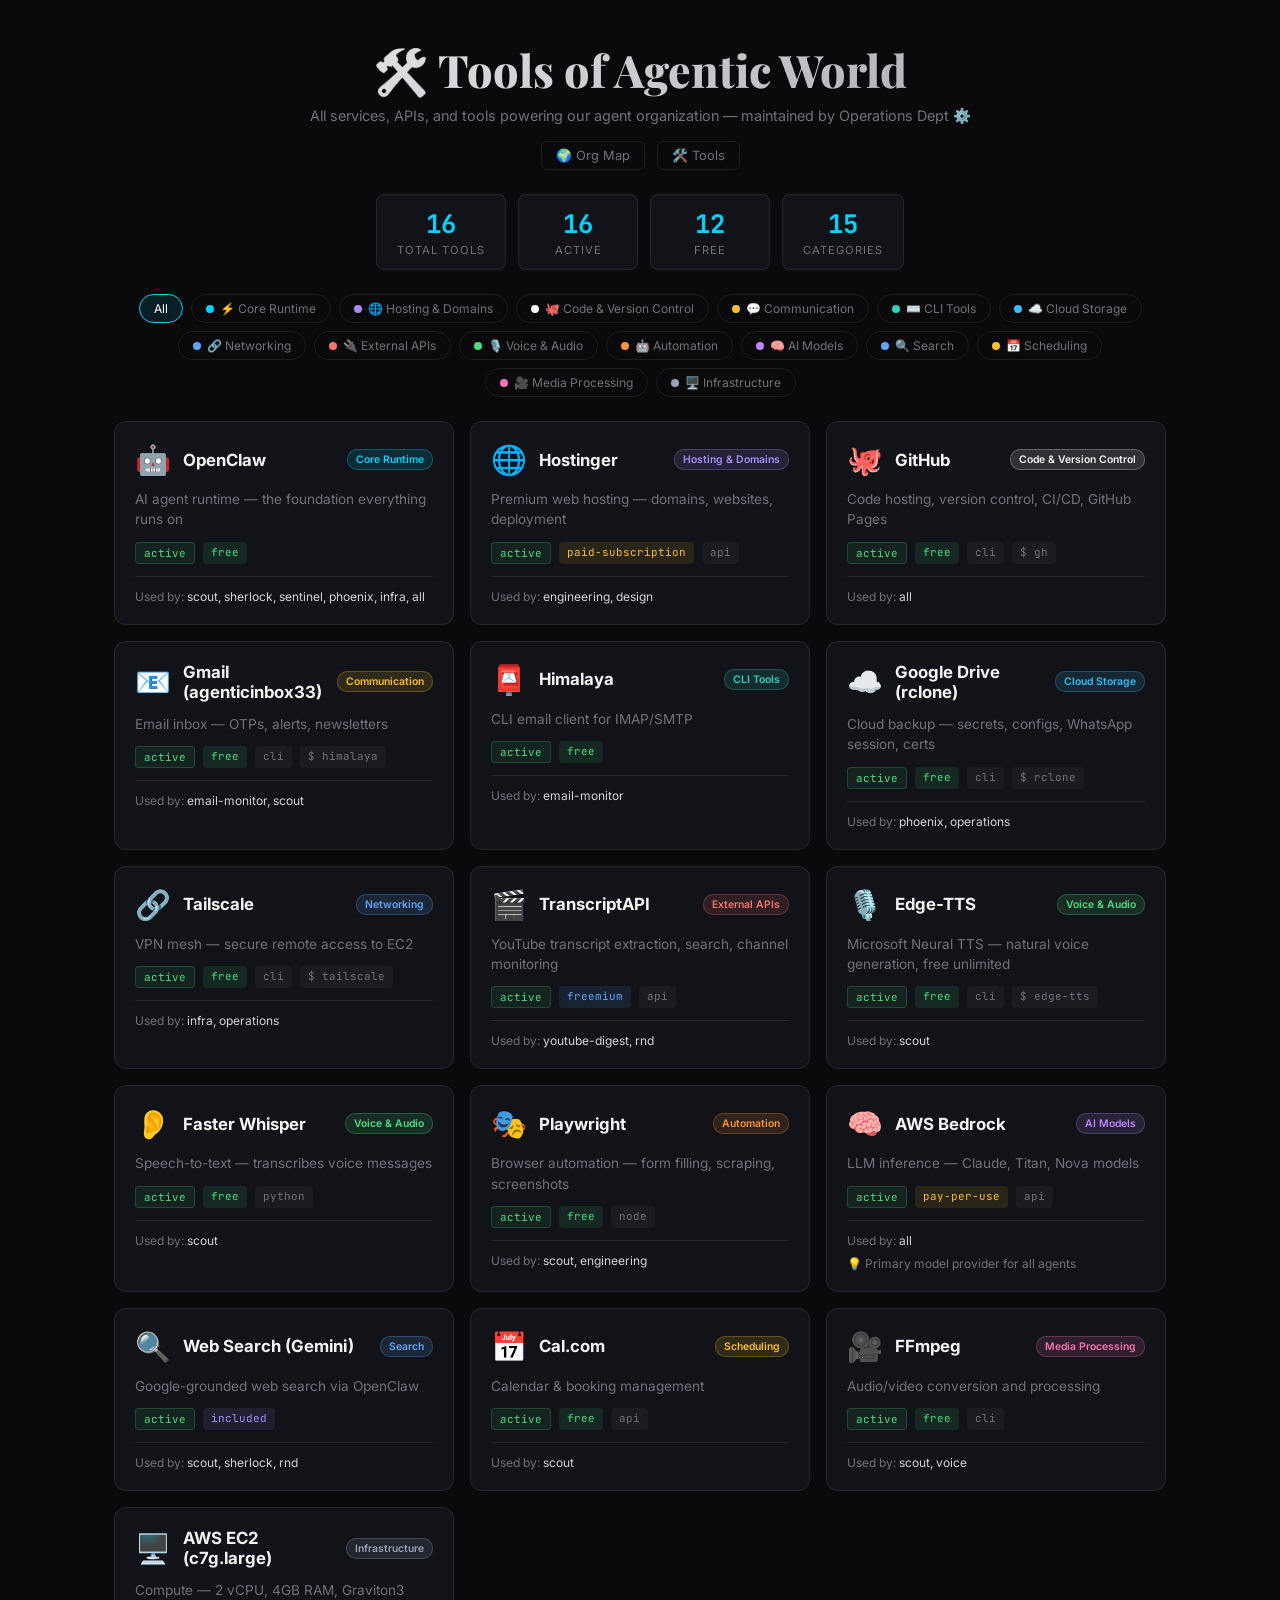
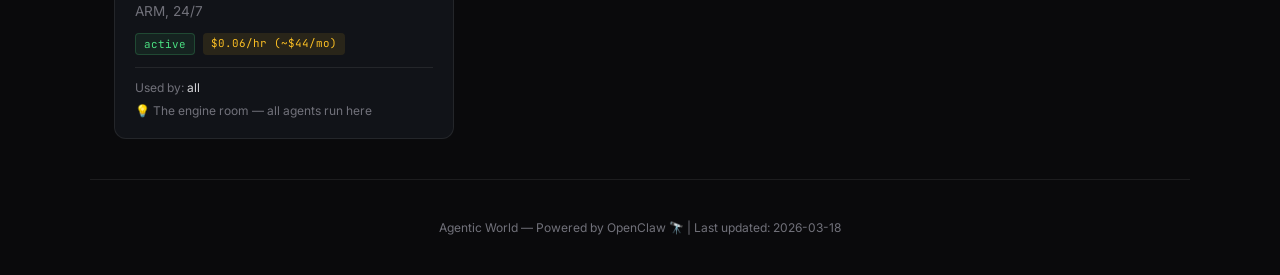
<file: docs/toolsofagenticworld.html>
<!DOCTYPE html>
<html lang="en">
<head>
<meta charset="UTF-8">
<meta name="viewport" content="width=device-width, initial-scale=1.0">
<title>Tools of Agentic World 🛠️</title>
<link rel="icon" href="data:image/svg+xml,<svg xmlns='http://www.w3.org/2000/svg' viewBox='0 0 100 100'><text y='.9em' font-size='90'>🛠️</text></svg>">
<link href="https://fonts.googleapis.com/css2?family=Inter:wght@400;500;600;700&family=JetBrains+Mono:wght@400;500&family=Playfair+Display:wght@700;800&display=swap" rel="stylesheet">
<style>
*{margin:0;padding:0;box-sizing:border-box}
:root{--bg:#0a0a0c;--card:#111318;--border:rgba(255,255,255,.08);--text:#d4d4d8;--dim:#71717a;--accent:#00d4ff;--green:#4ade80;--amber:#fbbf24;--red:#f87171;--purple:#a78bfa}
body{font-family:'Inter',sans-serif;background:var(--bg);color:var(--text);min-height:100vh}
a{color:var(--accent);text-decoration:none}a:hover{text-decoration:underline}

.header{max-width:1100px;margin:0 auto;padding:40px 24px 0;text-align:center}
.header h1{font-family:'Playfair Display',serif;font-size:2.8em;font-weight:800;background:linear-gradient(135deg,#f4f4f5,#a1a1aa);-webkit-background-clip:text;-webkit-text-fill-color:transparent;background-clip:text}
.header .sub{color:var(--dim);font-size:.9em;margin-top:8px}
.header .nav{margin-top:16px;display:flex;justify-content:center;gap:12px}
.header .nav a{font-size:.8em;color:var(--dim);padding:6px 14px;border:1px solid var(--border);border-radius:6px;transition:all .2s}
.header .nav a:hover{color:var(--accent);border-color:var(--accent);text-decoration:none}

.stats{max-width:1100px;margin:24px auto;padding:0 24px;display:flex;gap:12px;flex-wrap:wrap;justify-content:center}
.stat{background:var(--card);border:1px solid var(--border);border-radius:8px;padding:12px 20px;text-align:center;min-width:120px}
.stat .num{font-family:'JetBrains Mono',monospace;font-size:1.6em;font-weight:700;color:var(--accent)}
.stat .label{font-size:.7em;color:var(--dim);text-transform:uppercase;letter-spacing:1px;margin-top:2px}

.filters{max-width:1100px;margin:20px auto;padding:0 24px;display:flex;gap:8px;flex-wrap:wrap;justify-content:center}
.filter-btn{font-size:.75em;padding:6px 14px;border:1px solid var(--border);border-radius:20px;background:transparent;color:var(--dim);cursor:pointer;transition:all .2s;font-family:'Inter',sans-serif}
.filter-btn:hover,.filter-btn.active{color:#fff;border-color:var(--accent);background:rgba(0,212,255,.1)}
.filter-btn .dot{display:inline-block;width:8px;height:8px;border-radius:50%;margin-right:6px}

.grid{max-width:1100px;margin:24px auto;padding:0 24px;display:grid;grid-template-columns:repeat(auto-fill,minmax(320px,1fr));gap:16px}

.tool-card{background:var(--card);border:1px solid var(--border);border-radius:12px;padding:20px;transition:all .2s;position:relative;overflow:hidden}
.tool-card:hover{border-color:rgba(0,212,255,.3);transform:translateY(-2px);box-shadow:0 8px 30px rgba(0,0,0,.3)}
.tool-card .top{display:flex;align-items:center;gap:12px;margin-bottom:12px}
.tool-card .emoji{font-size:1.8em}
.tool-card .name{font-weight:700;font-size:1.05em;color:#f4f4f5}
.tool-card .cat-badge{font-size:.65em;padding:3px 8px;border-radius:10px;font-weight:600;margin-left:auto;white-space:nowrap}
.tool-card .desc{font-size:.85em;color:var(--dim);line-height:1.5;margin-bottom:12px}

.tool-card .meta{display:flex;flex-wrap:wrap;gap:8px}
.tag{font-size:.68em;padding:3px 8px;border-radius:4px;font-family:'JetBrains Mono',monospace}
.tag.cost-free{background:rgba(74,222,128,.1);color:var(--green)}
.tag.cost-paid{background:rgba(251,191,36,.1);color:var(--amber)}
.tag.cost-freemium{background:rgba(96,165,250,.1);color:#60a5fa}
.tag.cost-included{background:rgba(167,139,250,.1);color:var(--purple)}
.tag.status-active{background:rgba(74,222,128,.08);color:var(--green);border:1px solid rgba(74,222,128,.2)}
.tag.status-planned{background:rgba(113,113,122,.08);color:var(--dim);border:1px solid rgba(113,113,122,.2)}
.tag.access{background:rgba(255,255,255,.04);color:var(--dim)}

.tool-card .users{margin-top:12px;padding-top:12px;border-top:1px solid var(--border);font-size:.75em;color:var(--dim)}
.tool-card .users span{color:var(--text)}

.footer{text-align:center;padding:40px 24px;color:var(--dim);font-size:.75em;border-top:1px solid var(--border);margin-top:40px;max-width:1100px;margin-left:auto;margin-right:auto}

@media(max-width:700px){
  .header h1{font-size:2em}
  .grid{grid-template-columns:1fr}
  .stats{gap:8px}
  .stat{min-width:90px;padding:10px 14px}
  .stat .num{font-size:1.3em}
}
</style>
</head>
<body>

<div class="header">
  <h1>🛠️ Tools of Agentic World</h1>
  <p class="sub">All services, APIs, and tools powering our agent organization — maintained by Operations Dept ⚙️</p>
  <div class="nav">
    <a href="index.html">🌍 Org Map</a>
    <a href="toolsofagenticworld.html">🛠️ Tools</a>
  </div>
</div>

<div class="stats" id="stats"></div>
<div class="filters" id="filters"></div>
<div class="grid" id="grid"></div>

<div class="footer">
  <p>Agentic World — Powered by OpenClaw 🔭 | <span id="updated"></span></p>
</div>

<script>
let allTools=[], allCategories={}, activeFilter='all';

async function load(){
  const r=await fetch('./data/tools.json');
  const d=await r.json();
  allTools=d.tools;
  allCategories=d.categories;
  document.getElementById('updated').textContent='Last updated: '+d.meta.updated;
  renderStats();
  renderFilters();
  renderGrid();
}

function renderStats(){
  const total=allTools.length;
  const active=allTools.filter(t=>t.status==='active').length;
  const free=allTools.filter(t=>['free','included'].includes(t.cost)).length;
  const cats=new Set(allTools.map(t=>t.category)).size;
  document.getElementById('stats').innerHTML=`
    <div class="stat"><div class="num">${total}</div><div class="label">Total Tools</div></div>
    <div class="stat"><div class="num">${active}</div><div class="label">Active</div></div>
    <div class="stat"><div class="num">${free}</div><div class="label">Free</div></div>
    <div class="stat"><div class="num">${cats}</div><div class="label">Categories</div></div>
  `;
}

function renderFilters(){
  const cats=new Set(allTools.map(t=>t.category));
  let h='<button class="filter-btn active" onclick="setFilter(\'all\',this)">All</button>';
  cats.forEach(c=>{
    const m=allCategories[c]||{name:c,color:'#71717a',emoji:''};
    h+=`<button class="filter-btn" onclick="setFilter('${c}',this)"><span class="dot" style="background:${m.color}"></span>${m.emoji} ${m.name}</button>`;
  });
  document.getElementById('filters').innerHTML=h;
}

function setFilter(cat,btn){
  activeFilter=cat;
  document.querySelectorAll('.filter-btn').forEach(b=>b.classList.remove('active'));
  btn.classList.add('active');
  renderGrid();
}

function renderGrid(){
  const tools=activeFilter==='all'?allTools:allTools.filter(t=>t.category===activeFilter);
  document.getElementById('grid').innerHTML=tools.map(t=>{
    const cat=allCategories[t.category]||{name:t.category,color:'#71717a'};
    const costClass=t.cost==='free'?'cost-free':t.cost==='included'?'cost-included':t.cost==='freemium'?'cost-freemium':'cost-paid';
    const users=Array.isArray(t.usedBy)?t.usedBy.join(', '):'';
    return `<div class="tool-card">
      <div class="top">
        <span class="emoji">${t.emoji}</span>
        <span class="name">${t.name}</span>
        <span class="cat-badge" style="background:${cat.color}22;color:${cat.color};border:1px solid ${cat.color}44">${cat.name}</span>
      </div>
      <div class="desc">${t.description}</div>
      <div class="meta">
        <span class="tag status-${t.status}">${t.status}</span>
        <span class="tag ${costClass}">${t.cost}</span>
        ${t.access?`<span class="tag access">${t.access}</span>`:''}
        ${t.cli?`<span class="tag access">$ ${t.cli}</span>`:''}
      </div>
      ${users?`<div class="users">Used by: <span>${users}</span></div>`:''}
      ${t.note?`<div class="users" style="border:none;padding-top:4px;margin-top:4px">💡 ${t.note}</div>`:''}
    </div>`;
  }).join('');
}

load();
</script>
</body>
</html>
</file>
<file: dashboard/styles.css>
:root {
    --bg-primary: #0a0a0a;
    --bg-secondary: #141414;
    --bg-card: #1a1a1a;
    --bg-hover: #222;
    --text-primary: #fff;
    --text-secondary: #a0a0a0;
    --text-tertiary: #666;
    --border-color: #2a2a2a;
    --accent-blue: #3b82f6;
    --accent-green: #10b981;
    --accent-yellow: #f59e0b;
    --accent-red: #ef4444;
    --accent-purple: #8b5cf6;
    --shadow: 0 4px 6px -1px rgba(0, 0, 0, 0.3);
    --shadow-lg: 0 10px 15px -3px rgba(0, 0, 0, 0.4);
}

* {
    margin: 0;
    padding: 0;
    box-sizing: border-box;
}

body {
    font-family: 'Inter', -apple-system, BlinkMacSystemFont, 'Segoe UI', sans-serif;
    background: var(--bg-primary);
    color: var(--text-primary);
    line-height: 1.6;
    display: flex;
    min-height: 100vh;
}

/* Sidebar */
.sidebar {
    width: 260px;
    background: var(--bg-secondary);
    border-right: 1px solid var(--border-color);
    display: flex;
    flex-direction: column;
    position: fixed;
    height: 100vh;
    z-index: 100;
}

.logo {
    padding: 24px;
    display: flex;
    align-items: center;
    gap: 12px;
    border-bottom: 1px solid var(--border-color);
}

.logo-icon {
    font-size: 32px;
}

.logo-text {
    font-size: 18px;
    font-weight: 700;
}

.nav-links {
    list-style: none;
    padding: 16px 12px;
    flex: 1;
}

.nav-links li {
    margin-bottom: 4px;
}

.nav-links a {
    display: flex;
    align-items: center;
    gap: 12px;
    padding: 12px 16px;
    color: var(--text-secondary);
    text-decoration: none;
    border-radius: 8px;
    transition: all 0.2s;
}

.nav-links a span {
    font-size: 18px;
}

.nav-links a:hover {
    background: var(--bg-hover);
    color: var(--text-primary);
}

.nav-links li.active a {
    background: var(--accent-blue);
    color: white;
}

.sidebar-footer {
    padding: 16px;
    border-top: 1px solid var(--border-color);
}

.status-indicator {
    display: flex;
    align-items: center;
    gap: 8px;
    font-size: 13px;
    margin-bottom: 8px;
}

.status-dot {
    width: 8px;
    height: 8px;
    border-radius: 50%;
    background: var(--text-tertiary);
}

.status-dot.active {
    background: var(--accent-green);
    box-shadow: 0 0 8px var(--accent-green);
}

.last-updated {
    font-size: 12px;
    color: var(--text-tertiary);
}

/* Main Content */
.main-content {
    flex: 1;
    margin-left: 260px;
    padding: 32px;
}

.page-header {
    margin-bottom: 32px;
    display: flex;
    justify-content: space-between;
    align-items: flex-start;
}

.page-header h1 {
    font-size: 32px;
    font-weight: 700;
    margin-bottom: 4px;
}

.page-header p {
    color: var(--text-secondary);
    font-size: 15px;
}

.header-actions {
    display: flex;
    gap: 16px;
    align-items: center;
}

.btn-secondary {
    background: var(--bg-card);
    border: 1px solid var(--border-color);
    color: var(--text-primary);
    padding: 10px 20px;
    border-radius: 8px;
    cursor: pointer;
    display: flex;
    align-items: center;
    gap: 8px;
    font-size: 14px;
    font-weight: 500;
    transition: all 0.2s;
}

.btn-secondary:hover {
    background: var(--bg-hover);
    border-color: var(--accent-blue);
}

.auto-refresh {
    display: flex;
    align-items: center;
    gap: 8px;
    font-size: 14px;
}

/* Toggle Switch */
.switch {
    position: relative;
    display: inline-block;
    width: 48px;
    height: 24px;
}

.switch input {
    opacity: 0;
    width: 0;
    height: 0;
}

.slider {
    position: absolute;
    cursor: pointer;
    top: 0;
    left: 0;
    right: 0;
    bottom: 0;
    background-color: var(--bg-hover);
    transition: 0.3s;
    border-radius: 24px;
}

.slider:before {
    position: absolute;
    content: "";
    height: 18px;
    width: 18px;
    left: 3px;
    bottom: 3px;
    background-color: white;
    transition: 0.3s;
    border-radius: 50%;
}

input:checked + .slider {
    background-color: var(--accent-blue);
}

input:checked + .slider:before {
    transform: translateX(24px);
}

/* Dashboard Grid */
.dashboard-grid {
    display: grid;
    grid-template-columns: repeat(4, 1fr);
    gap: 20px;
}

.card {
    background: var(--bg-card);
    border: 1px solid var(--border-color);
    border-radius: 12px;
    padding: 24px;
    box-shadow: var(--shadow);
    transition: all 0.3s;
}

.card:hover {
    border-color: var(--accent-blue);
    box-shadow: var(--shadow-lg);
}

.card.wide {
    grid-column: span 4;
}

.stat-card {
    display: flex;
    align-items: center;
    gap: 16px;
    padding: 20px;
}

.stat-icon {
    font-size: 36px;
    width: 60px;
    height: 60px;
    background: var(--bg-secondary);
    border-radius: 12px;
    display: flex;
    align-items: center;
    justify-content: center;
}

.stat-content {
    flex: 1;
}

.stat-value {
    font-size: 28px;
    font-weight: 700;
    margin-bottom: 4px;
}

.stat-label {
    font-size: 13px;
    color: var(--text-secondary);
    text-transform: uppercase;
    letter-spacing: 0.5px;
}

.card-header {
    display: flex;
    justify-content: space-between;
    align-items: center;
    margin-bottom: 20px;
}

.card-header h2 {
    font-size: 18px;
    font-weight: 600;
}

.badge {
    padding: 4px 12px;
    border-radius: 12px;
    font-size: 12px;
    font-weight: 600;
    text-transform: uppercase;
}

.badge.success {
    background: rgba(16, 185, 129, 0.2);
    color: var(--accent-green);
}

.badge.warning {
    background: rgba(245, 158, 11, 0.2);
    color: var(--accent-yellow);
}

.badge.error {
    background: rgba(239, 68, 68, 0.2);
    color: var(--accent-red);
}

/* Agent Profile */
.agent-profile {
    display: flex;
    gap: 20px;
}

.agent-avatar {
    font-size: 64px;
    width: 80px;
    height: 80px;
    background: var(--bg-secondary);
    border-radius: 16px;
    display: flex;
    align-items: center;
    justify-content: center;
}

.agent-info {
    flex: 1;
}

.agent-info h3 {
    font-size: 24px;
    margin-bottom: 4px;
}

.agent-role {
    color: var(--text-secondary);
    margin-bottom: 12px;
}

.agent-meta {
    display: flex;
    gap: 24px;
    margin-bottom: 12px;
    font-size: 14px;
}

.meta-item {
    color: var(--text-secondary);
}

.meta-item strong {
    color: var(--text-primary);
}

.capabilities {
    display: flex;
    flex-wrap: wrap;
    gap: 8px;
}

.capability-tag {
    background: var(--bg-secondary);
    padding: 6px 12px;
    border-radius: 6px;
    font-size: 12px;
    border: 1px solid var(--border-color);
}

/* Departments List */
.departments-list {
    display: flex;
    flex-direction: column;
    gap: 16px;
}

.department-card {
    background: var(--bg-secondary);
    border: 1px solid var(--border-color);
    border-radius: 8px;
    padding: 16px;
    transition: all 0.2s;
    cursor: pointer;
}

.department-card:hover {
    border-color: var(--accent-blue);
    transform: translateY(-2px);
}

.department-header {
    display: flex;
    justify-content: space-between;
    align-items: center;
    margin-bottom: 12px;
}

.department-title {
    display: flex;
    align-items: center;
    gap: 12px;
    font-size: 18px;
    font-weight: 600;
}

.department-title span {
    font-size: 24px;
}

.department-mission {
    color: var(--text-secondary);
    font-size: 14px;
    margin-bottom: 12px;
}

.agent-count {
    background: var(--bg-primary);
    padding: 4px 12px;
    border-radius: 12px;
    font-size: 12px;
    color: var(--text-secondary);
}

/* Timeline */
.timeline {
    display: flex;
    flex-direction: column;
    gap: 16px;
}

.timeline-item {
    display: flex;
    gap: 12px;
}

.timeline-dot {
    width: 12px;
    height: 12px;
    border-radius: 50%;
    background: var(--accent-blue);
    margin-top: 4px;
    flex-shrink: 0;
}

.timeline-content {
    flex: 1;
}

.timeline-time {
    font-size: 12px;
    color: var(--text-tertiary);
    margin-bottom: 2px;
}

.timeline-text {
    font-size: 14px;
}

/* Health Metrics */
.health-metrics {
    display: flex;
    flex-direction: column;
    gap: 12px;
}

.health-item {
    display: flex;
    justify-content: space-between;
    align-items: center;
    padding: 12px;
    background: var(--bg-secondary);
    border-radius: 8px;
}

.health-label {
    font-size: 14px;
}

.health-status {
    display: flex;
    align-items: center;
    gap: 8px;
    font-size: 13px;
}

/* Quick Links */
.quick-links {
    display: flex;
    flex-direction: column;
    gap: 8px;
}

.quick-link {
    display: flex;
    align-items: center;
    gap: 12px;
    padding: 12px;
    background: var(--bg-secondary);
    border: 1px solid var(--border-color);
    border-radius: 8px;
    text-decoration: none;
    color: var(--text-primary);
    transition: all 0.2s;
}

.quick-link:hover {
    background: var(--bg-hover);
    border-color: var(--accent-blue);
    transform: translateX(4px);
}

.quick-link span {
    font-size: 18px;
}

/* Search Box */
.search-box {
    background: var(--bg-secondary);
    border: 1px solid var(--border-color);
    color: var(--text-primary);
    padding: 8px 16px;
    border-radius: 8px;
    font-size: 14px;
    width: 250px;
    transition: all 0.2s;
}

.search-box:focus {
    outline: none;
    border-color: var(--accent-blue);
}

/* Responsive */
@media (max-width: 1200px) {
    .dashboard-grid {
        grid-template-columns: repeat(2, 1fr);
    }
    .card.wide {
        grid-column: span 2;
    }
}

@media (max-width: 768px) {
    .sidebar {
        width: 0;
        transform: translateX(-100%);
    }
    .main-content {
        margin-left: 0;
    }
    .dashboard-grid {
        grid-template-columns: 1fr;
    }
    .card.wide {
        grid-column: span 1;
    }
    .page-header {
        flex-direction: column;
        gap: 16px;
    }
    .header-actions {
        width: 100%;
        justify-content: space-between;
    }
}

/* Progress Bars */
.progress-bar {
    width: 100%;
    height: 8px;
    background: var(--bg-secondary);
    border-radius: 4px;
    overflow: hidden;
}

.progress-fill {
    height: 100%;
    transition: width 0.3s ease;
    border-radius: 4px;
}
</file>
